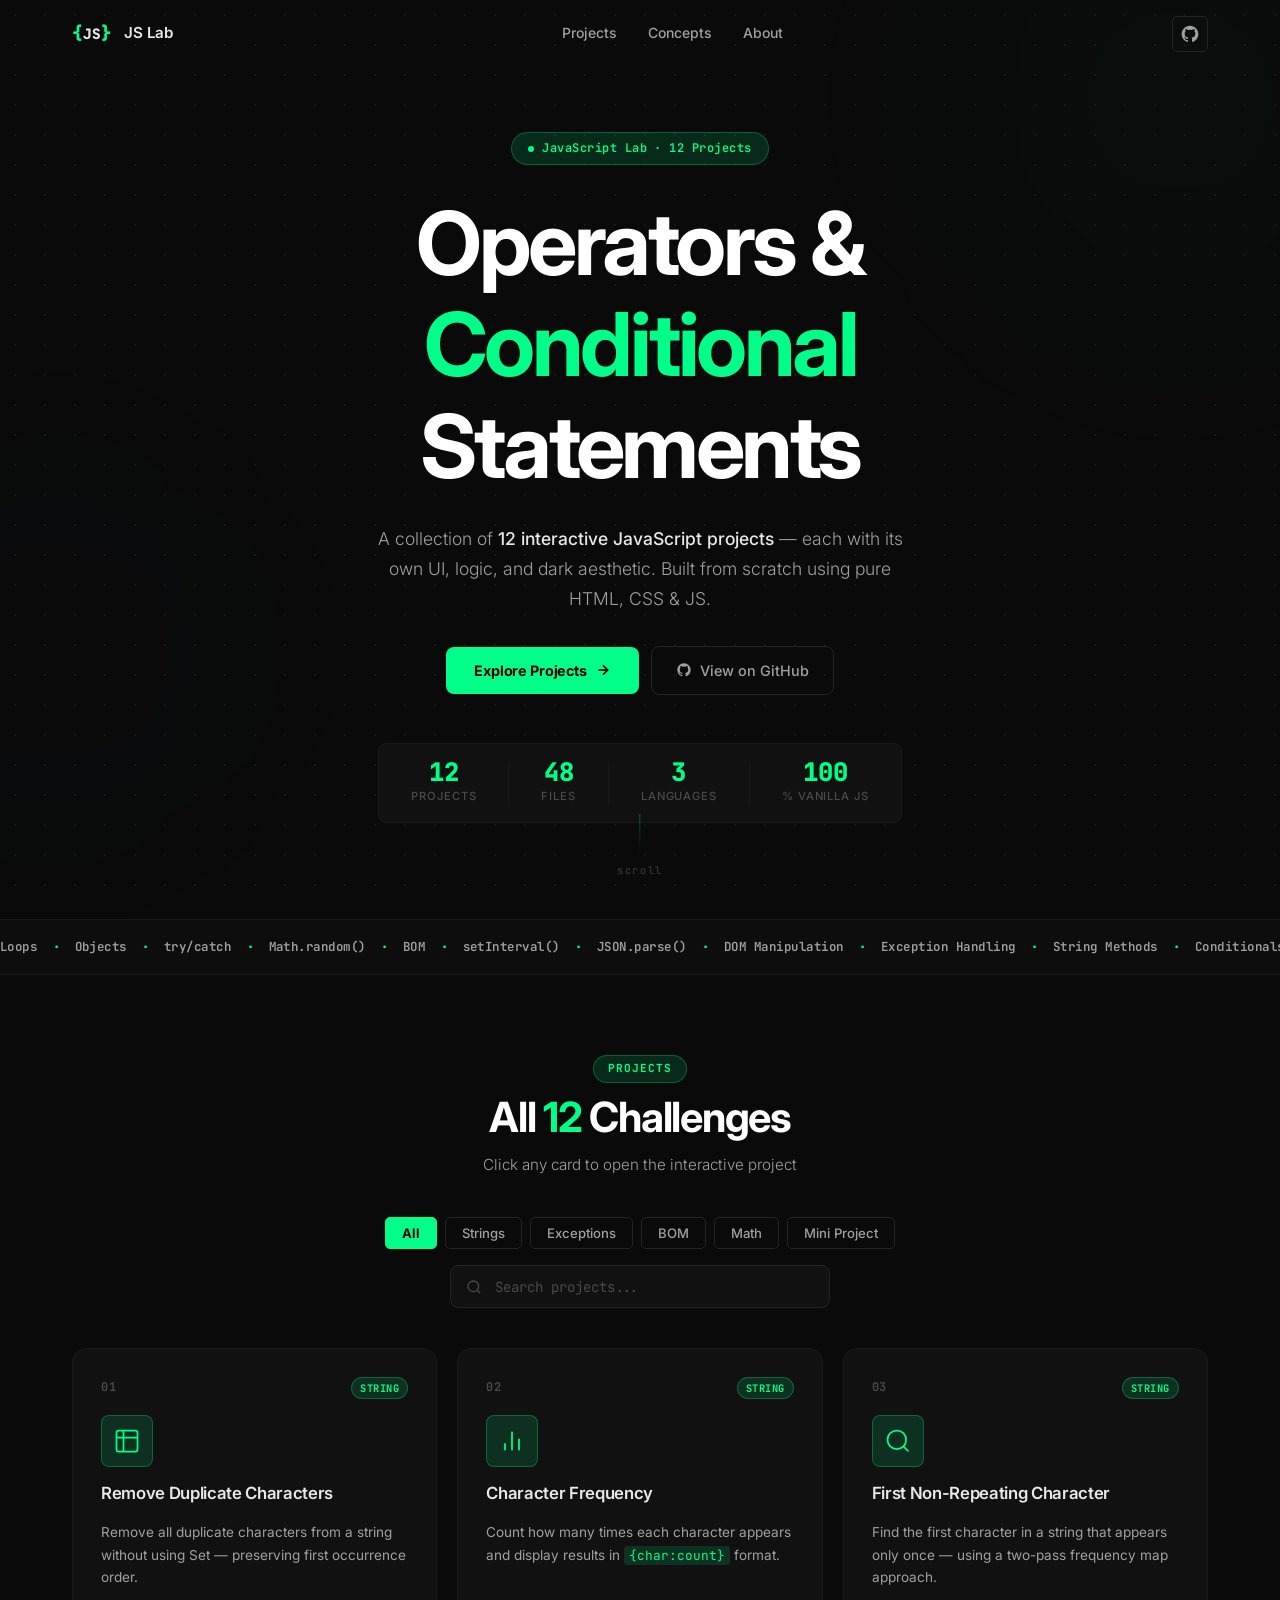
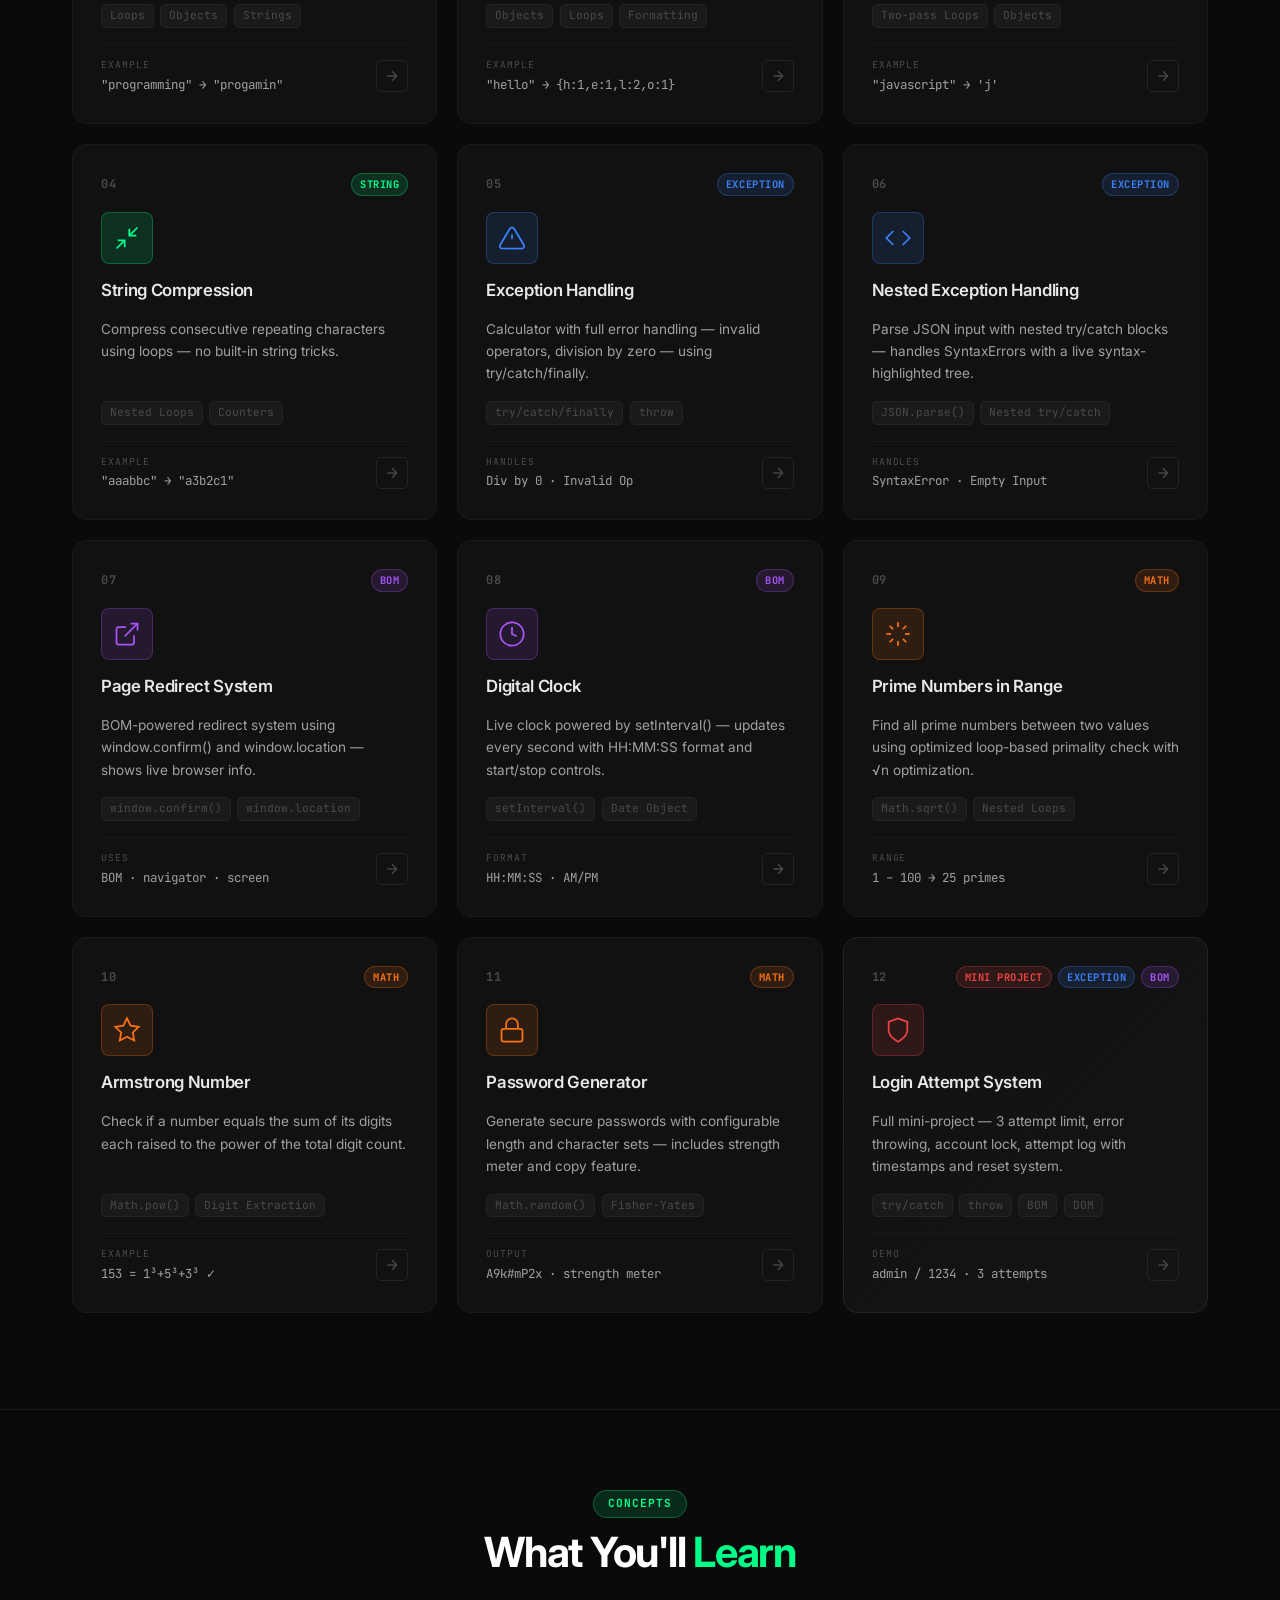
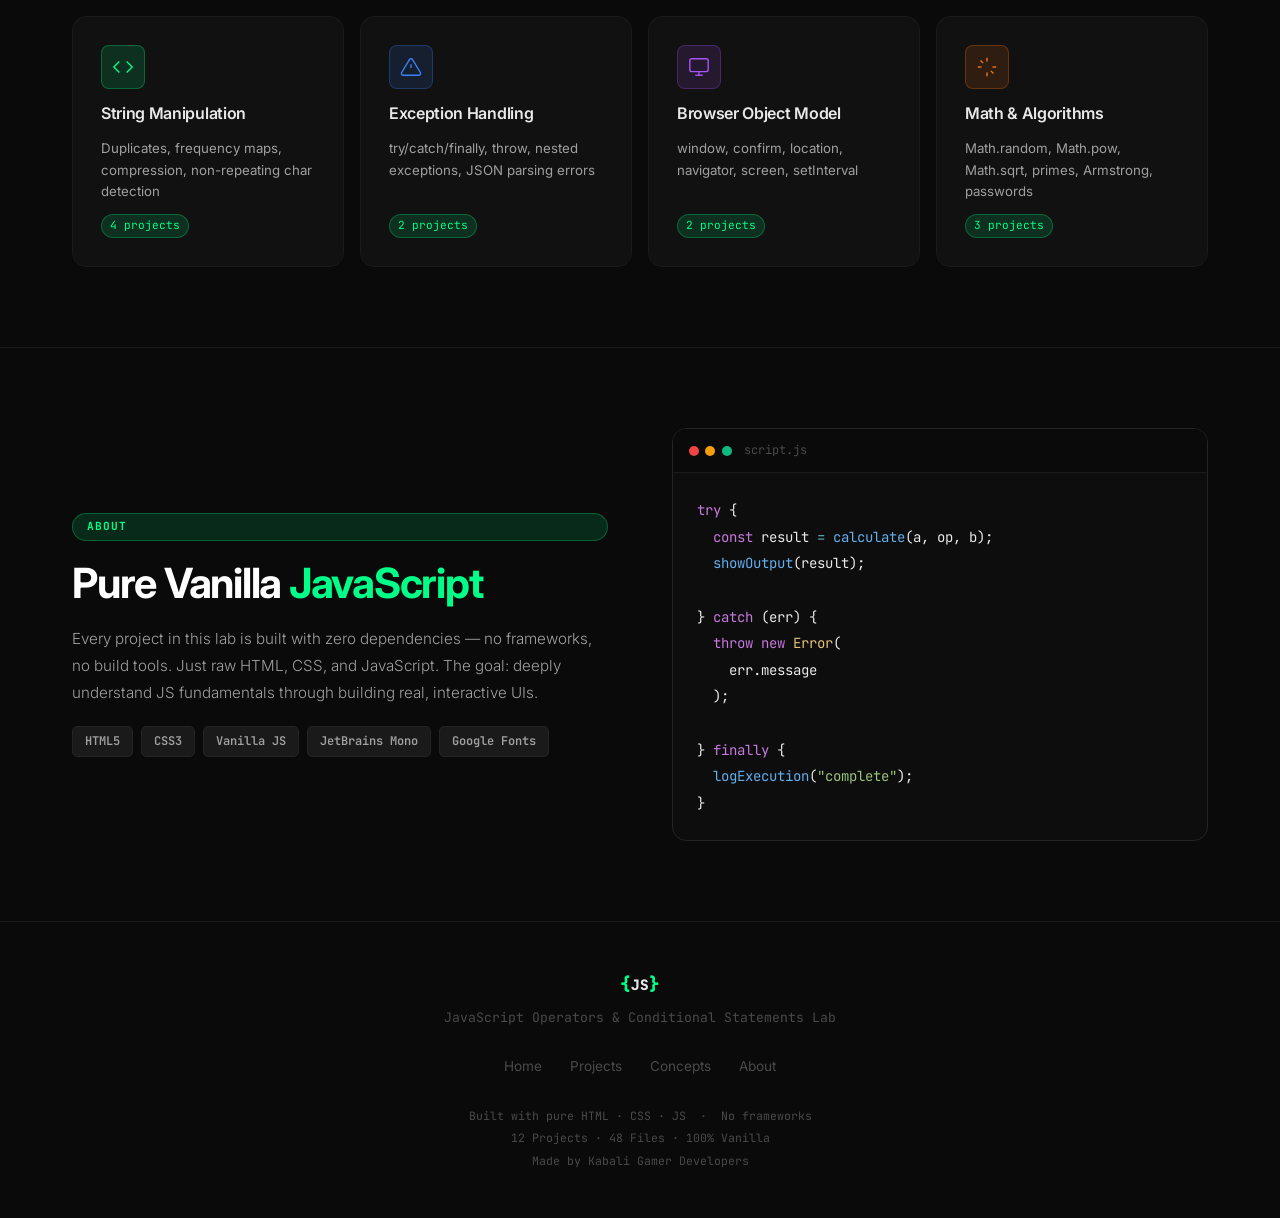
<file: index.html>
<!DOCTYPE html>
<html lang="en">
<head>
  <meta charset="UTF-8" />
  <meta name="viewport" content="width=device-width, initial-scale=1.0"/>
  <title>JS Lab — Operators & Conditional Statements</title>
  <link rel="stylesheet" href="style.css" />
  <link
    href="https://fonts.googleapis.com/css2?family=JetBrains+Mono:wght@400;500;700;800&family=Inter:wght@300;400;500;600;700&display=swap"
    rel="stylesheet"
  />
</head>
<body>

  <!-- Background Layers -->
  <div class="bg-base"></div>
  <div class="bg-pattern"></div>
  <div class="bg-glow bg-glow--1"></div>
  <div class="bg-glow bg-glow--2"></div>

  <!-- Navbar -->
  <nav class="navbar" id="navbar">
    <div class="nav-inner">

      <div class="nav-brand">
        <div class="nav-logo">
          <span class="logo-bracket">{</span>
          <span class="logo-text">JS</span>
          <span class="logo-bracket">}</span>
        </div>
        <span class="nav-title">JS Lab</span>
      </div>

      <div class="nav-links">
        <a href="#projects" class="nav-link">Projects</a>
        <a href="#concepts" class="nav-link">Concepts</a>
        <a href="#about" class="nav-link">About</a>
      </div>

      <div class="nav-actions">
        <a
          href="https://github.com/shyamraoshiva778-afk"
          target="_blank"
          class="nav-github"
          aria-label="GitHub"
        >
          <svg width="20" height="20" viewBox="0 0 24 24" fill="currentColor">
            <path d="M12 2C6.477 2 2 6.477 2 12c0 4.418 2.865 8.166 6.839
            9.489.5.092.682-.217.682-.482
            0-.237-.009-.866-.013-1.7-2.782.603-3.369-1.342-3.369-1.342-.454-1.155-1.11-1.462-1.11-1.462-.908-.62.069-.608.069-.608
            1.003.07 1.531 1.03 1.531 1.03.892 1.529 2.341 1.087
            2.91.832.092-.647.35-1.088.636-1.338-2.22-.253-4.555-1.11-4.555-4.943
            0-1.091.39-1.984 1.029-2.683-.103-.253-.446-1.27.098-2.647 0
            0 .84-.269 2.75 1.025A9.578 9.578 0 0112 6.836a9.59 9.59 0
            012.504.337c1.909-1.294 2.747-1.025
            2.747-1.025.546 1.377.202 2.394.1 2.647.64.699
            1.028 1.592 1.028 2.683 0 3.842-2.339 4.687-4.566
            4.935.359.309.678.919.678 1.852 0 1.336-.012
            2.415-.012 2.743 0 .267.18.578.688.48C19.138
            20.163 22 16.418 22 12c0-5.523-4.477-10-10-10z"/>
          </svg>
        </a>
      </div>

    </div>
  </nav>

  <!-- Hero Section -->
  <section class="hero" id="hero">
    <div class="hero-inner">

      <div class="hero-badge" data-aos="fade-down">
        <span class="badge-dot"></span>
        <span>JavaScript Lab · 12 Projects</span>
      </div>

      <h1 class="hero-title" data-aos="fade-up" data-aos-delay="100">
        <span class="title-line">Operators &amp;</span>
        <span class="title-line accent-line">Conditional</span>
        <span class="title-line">Statements</span>
      </h1>

      <p class="hero-subtitle" data-aos="fade-up" data-aos-delay="200">
        A collection of <strong>12 interactive JavaScript projects</strong> —
        each with its own UI, logic, and dark aesthetic. Built from scratch
        using pure HTML, CSS &amp; JS.
      </p>

      <div class="hero-cta" data-aos="fade-up" data-aos-delay="300">
        <a href="#projects" class="btn-primary">
          <span>Explore Projects</span>
          <svg width="16" height="16" viewBox="0 0 24 24" fill="none"
            stroke="currentColor" stroke-width="2.5">
            <line x1="5" y1="12" x2="19" y2="12"/>
            <polyline points="12,5 19,12 12,19"/>
          </svg>
        </a>
        <a
          href="https://github.com/shyamraoshiva778-afk"
          target="_blank"
          class="btn-secondary"
        >
          <svg width="16" height="16" viewBox="0 0 24 24" fill="currentColor">
            <path d="M12 2C6.477 2 2 6.477 2 12c0 4.418 2.865
            8.166 6.839 9.489.5.092.682-.217.682-.482
            0-.237-.009-.866-.013-1.7-2.782.603-3.369-1.342-3.369-1.342-.454-1.155-1.11-1.462-1.11-1.462-.908-.62.069-.608.069-.608
            1.003.07 1.531 1.03 1.531 1.03.892 1.529 2.341 1.087
            2.91.832.092-.647.35-1.088.636-1.338-2.22-.253-4.555-1.11-4.555-4.943
            0-1.091.39-1.984 1.029-2.683-.103-.253-.446-1.27.098-2.647 0
            0 .84-.269 2.75 1.025A9.578 9.578 0 0112 6.836a9.59 9.59 0
            012.504.337c1.909-1.294 2.747-1.025
            2.747-1.025.546 1.377.202 2.394.1 2.647.64.699
            1.028 1.592 1.028 2.683 0 3.842-2.339 4.687-4.566
            4.935.359.309.678.919.678 1.852 0 1.336-.012
            2.415-.012 2.743 0 .267.18.578.688.48C19.138
            20.163 22 16.418 22 12c0-5.523-4.477-10-10-10z"/>
          </svg>
          <span>View on GitHub</span>
        </a>
      </div>

      <div class="hero-stats" data-aos="fade-up" data-aos-delay="400">
        <div class="stat">
          <span class="stat-num" data-target="12">0</span>
          <span class="stat-lbl">Projects</span>
        </div>
        <div class="stat-divider"></div>
        <div class="stat">
          <span class="stat-num" data-target="48">0</span>
          <span class="stat-lbl">Files</span>
        </div>
        <div class="stat-divider"></div>
        <div class="stat">
          <span class="stat-num" data-target="3">0</span>
          <span class="stat-lbl">Languages</span>
        </div>
        <div class="stat-divider"></div>
        <div class="stat">
          <span class="stat-num" data-target="100">0</span>
          <span class="stat-lbl">% Vanilla JS</span>
        </div>
      </div>

    </div>

    <div class="scroll-indicator">
      <div class="scroll-line"></div>
      <span class="scroll-text">scroll</span>
    </div>
  </section>

  <!-- Concepts Ticker -->
  <div class="ticker-wrap">
    <div class="ticker-track" id="tickerTrack">
      <span class="tick-item">Loops</span>
      <span class="tick-sep">·</span>
      <span class="tick-item">Objects</span>
      <span class="tick-sep">·</span>
      <span class="tick-item">try/catch</span>
      <span class="tick-sep">·</span>
      <span class="tick-item">Math.random()</span>
      <span class="tick-sep">·</span>
      <span class="tick-item">BOM</span>
      <span class="tick-sep">·</span>
      <span class="tick-item">setInterval()</span>
      <span class="tick-sep">·</span>
      <span class="tick-item">JSON.parse()</span>
      <span class="tick-sep">·</span>
      <span class="tick-item">DOM Manipulation</span>
      <span class="tick-sep">·</span>
      <span class="tick-item">Exception Handling</span>
      <span class="tick-sep">·</span>
      <span class="tick-item">String Methods</span>
      <span class="tick-sep">·</span>
      <span class="tick-item">Conditionals</span>
      <span class="tick-sep">·</span>
      <span class="tick-item">Math.pow()</span>
      <span class="tick-sep">·</span>

      <span class="tick-item">Loops</span>
      <span class="tick-sep">·</span>
      <span class="tick-item">Objects</span>
      <span class="tick-sep">·</span>
      <span class="tick-item">try/catch</span>
      <span class="tick-sep">·</span>
      <span class="tick-item">Math.random()</span>
      <span class="tick-sep">·</span>
      <span class="tick-item">BOM</span>
      <span class="tick-sep">·</span>
      <span class="tick-item">setInterval()</span>
      <span class="tick-sep">·</span>
      <span class="tick-item">JSON.parse()</span>
      <span class="tick-sep">·</span>
      <span class="tick-item">DOM Manipulation</span>
      <span class="tick-sep">·</span>
      <span class="tick-item">Exception Handling</span>
      <span class="tick-sep">·</span>
      <span class="tick-item">String Methods</span>
      <span class="tick-sep">·</span>
      <span class="tick-item">Conditionals</span>
      <span class="tick-sep">·</span>
      <span class="tick-item">Math.pow()</span>
      <span class="tick-sep">·</span>
    </div>
  </div>

  <!-- Filter Section -->
  <section class="filter-section" id="projects">
    <div class="section-inner">

      <div class="section-header" data-aos="fade-up">
        <div class="section-badge">Projects</div>
        <h2 class="section-title">
          All <span class="accent">12</span> Challenges
        </h2>
        <p class="section-sub">
          Click any card to open the interactive project
        </p>
      </div>

      <div class="filter-bar" data-aos="fade-up" data-aos-delay="100">
        <button class="filter-btn active" data-filter="all">All</button>
        <button class="filter-btn" data-filter="string">Strings</button>
        <button class="filter-btn" data-filter="exception">Exceptions</button>
        <button class="filter-btn" data-filter="bom">BOM</button>
        <button class="filter-btn" data-filter="math">Math</button>
        <button class="filter-btn" data-filter="mini">Mini Project</button>
      </div>

      <div class="search-wrap" data-aos="fade-up" data-aos-delay="150">
        <svg class="search-icon" width="16" height="16" viewBox="0 0 24 24"
          fill="none" stroke="currentColor" stroke-width="2">
          <circle cx="11" cy="11" r="8"/>
          <line x1="21" y1="21" x2="16.65" y2="16.65"/>
        </svg>
        <input
          type="text"
          id="searchInput"
          class="search-input"
          placeholder="Search projects..."
          oninput="filterProjects()"
        />
      </div>

    </div>
  </section>

  <!-- Cards Section -->
  <section class="cards-section">
    <div class="section-inner">

      <div class="cards-grid" id="cardsGrid">

        <article
          class="project-card"
          data-category="string"
          data-aos="fade-up"
          data-aos-delay="0"
          onclick="openProject('Q1-Remove-Duplicates/index.html')"
        >
          <div class="card-glow"></div>
          <div class="card-top">
            <div class="card-num">01</div>
            <div class="card-tags">
              <span class="tag tag--string">String</span>
            </div>
          </div>
          <div class="card-icon">
            <svg width="28" height="28" viewBox="0 0 24 24" fill="none"
              stroke="currentColor" stroke-width="1.5">
              <path d="M9 3H5a2 2 0 0 0-2 2v4m6-6h10a2 2 0
                0 1 2 2v4M9 3v18m0 0h10a2 2 0 0 0 2-2V9M9
                21H5a2 2 0 0 1-2-2V9m0 0h18"/>
            </svg>
          </div>
          <h3 class="card-title">Remove Duplicate Characters</h3>
          <p class="card-desc">
            Remove all duplicate characters from a string without using Set —
            preserving first occurrence order.
          </p>
          <div class="card-concepts">
            <span class="concept">Loops</span>
            <span class="concept">Objects</span>
            <span class="concept">Strings</span>
          </div>
          <div class="card-footer">
            <span class="card-example">
              <span class="ex-label">example</span>
              "programming" → "progamin"
            </span>
            <div class="card-arrow">
              <svg width="16" height="16" viewBox="0 0 24 24" fill="none"
                stroke="currentColor" stroke-width="2">
                <line x1="5" y1="12" x2="19" y2="12"/>
                <polyline points="12,5 19,12 12,19"/>
              </svg>
            </div>
          </div>
        </article>

        <article
          class="project-card"
          data-category="string"
          data-aos="fade-up"
          data-aos-delay="50"
          onclick="openProject('Q2-Character-Frequency/index.html')"
        >
          <div class="card-glow"></div>
          <div class="card-top">
            <div class="card-num">02</div>
            <div class="card-tags">
              <span class="tag tag--string">String</span>
            </div>
          </div>
          <div class="card-icon">
            <svg width="28" height="28" viewBox="0 0 24 24" fill="none"
              stroke="currentColor" stroke-width="1.5">
              <line x1="18" y1="20" x2="18" y2="10"/>
              <line x1="12" y1="20" x2="12" y2="4"/>
              <line x1="6" y1="20" x2="6" y2="14"/>
            </svg>
          </div>
          <h3 class="card-title">Character Frequency</h3>
          <p class="card-desc">
            Count how many times each character appears and display
            results in <code>{char:count}</code> format.
          </p>
          <div class="card-concepts">
            <span class="concept">Objects</span>
            <span class="concept">Loops</span>
            <span class="concept">Formatting</span>
          </div>
          <div class="card-footer">
            <span class="card-example">
              <span class="ex-label">example</span>
              "hello" → {h:1,e:1,l:2,o:1}
            </span>
            <div class="card-arrow">
              <svg width="16" height="16" viewBox="0 0 24 24" fill="none"
                stroke="currentColor" stroke-width="2">
                <line x1="5" y1="12" x2="19" y2="12"/>
                <polyline points="12,5 19,12 12,19"/>
              </svg>
            </div>
          </div>
        </article>

        <article
          class="project-card"
          data-category="string"
          data-aos="fade-up"
          data-aos-delay="100"
          onclick="openProject('Q3-First-Non-Repeating/index.html')"
        >
          <div class="card-glow"></div>
          <div class="card-top">
            <div class="card-num">03</div>
            <div class="card-tags">
              <span class="tag tag--string">String</span>
            </div>
          </div>
          <div class="card-icon">
            <svg width="28" height="28" viewBox="0 0 24 24" fill="none"
              stroke="currentColor" stroke-width="1.5">
              <circle cx="11" cy="11" r="8"/>
              <line x1="21" y1="21" x2="16.65" y2="16.65"/>
            </svg>
          </div>
          <h3 class="card-title">First Non-Repeating Character</h3>
          <p class="card-desc">
            Find the first character in a string that appears only once —
            using a two-pass frequency map approach.
          </p>
          <div class="card-concepts">
            <span class="concept">Two-pass Loops</span>
            <span class="concept">Objects</span>
          </div>
          <div class="card-footer">
            <span class="card-example">
              <span class="ex-label">example</span>
              "javascript" → 'j'
            </span>
            <div class="card-arrow">
              <svg width="16" height="16" viewBox="0 0 24 24" fill="none"
                stroke="currentColor" stroke-width="2">
                <line x1="5" y1="12" x2="19" y2="12"/>
                <polyline points="12,5 19,12 12,19"/>
              </svg>
            </div>
          </div>
        </article>

        <article
          class="project-card"
          data-category="string"
          data-aos="fade-up"
          data-aos-delay="150"
          onclick="openProject('Q4-String-Compression/index.html')"
        >
          <div class="card-glow"></div>
          <div class="card-top">
            <div class="card-num">04</div>
            <div class="card-tags">
              <span class="tag tag--string">String</span>
            </div>
          </div>
          <div class="card-icon">
            <svg width="28" height="28" viewBox="0 0 24 24" fill="none"
              stroke="currentColor" stroke-width="1.5">
              <polyline points="4,14 10,14 10,20"/>
              <polyline points="20,10 14,10 14,4"/>
              <line x1="14" y1="10" x2="21" y2="3"/>
              <line x1="3" y1="21" x2="10" y2="14"/>
            </svg>
          </div>
          <h3 class="card-title">String Compression</h3>
          <p class="card-desc">
            Compress consecutive repeating characters using loops —
            no built-in string tricks.
          </p>
          <div class="card-concepts">
            <span class="concept">Nested Loops</span>
            <span class="concept">Counters</span>
          </div>
          <div class="card-footer">
            <span class="card-example">
              <span class="ex-label">example</span>
              "aaabbc" → "a3b2c1"
            </span>
            <div class="card-arrow">
              <svg width="16" height="16" viewBox="0 0 24 24" fill="none"
                stroke="currentColor" stroke-width="2">
                <line x1="5" y1="12" x2="19" y2="12"/>
                <polyline points="12,5 19,12 12,19"/>
              </svg>
            </div>
          </div>
        </article>

        <article
          class="project-card"
          data-category="exception"
          data-aos="fade-up"
          data-aos-delay="200"
          onclick="openProject('Q5-Exception-Handling/index.html')"
        >
          <div class="card-glow card-glow--blue"></div>
          <div class="card-top">
            <div class="card-num">05</div>
            <div class="card-tags">
              <span class="tag tag--exception">Exception</span>
            </div>
          </div>
          <div class="card-icon card-icon--blue">
            <svg width="28" height="28" viewBox="0 0 24 24" fill="none"
              stroke="currentColor" stroke-width="1.5">
              <path d="M10.29 3.86L1.82 18a2 2 0 0 0 1.71
                3h16.94a2 2 0 0 0 1.71-3L13.71 3.86a2 2 0
                0 0-3.42 0z"/>
              <line x1="12" y1="9" x2="12" y2="13"/>
              <line x1="12" y1="17" x2="12.01" y2="17"/>
            </svg>
          </div>
          <h3 class="card-title">Exception Handling</h3>
          <p class="card-desc">
            Calculator with full error handling — invalid operators,
            division by zero — using try/catch/finally.
          </p>
          <div class="card-concepts">
            <span class="concept">try/catch/finally</span>
            <span class="concept">throw</span>
          </div>
          <div class="card-footer">
            <span class="card-example">
              <span class="ex-label">handles</span>
              Div by 0 · Invalid Op
            </span>
            <div class="card-arrow">
              <svg width="16" height="16" viewBox="0 0 24 24" fill="none"
                stroke="currentColor" stroke-width="2">
                <line x1="5" y1="12" x2="19" y2="12"/>
                <polyline points="12,5 19,12 12,19"/>
              </svg>
            </div>
          </div>
        </article>

        <article
          class="project-card"
          data-category="exception"
          data-aos="fade-up"
          data-aos-delay="250"
          onclick="openProject('Q6-Nested-Exception/index.html')"
        >
          <div class="card-glow card-glow--blue"></div>
          <div class="card-top">
            <div class="card-num">06</div>
            <div class="card-tags">
              <span class="tag tag--exception">Exception</span>
            </div>
          </div>
          <div class="card-icon card-icon--blue">
            <svg width="28" height="28" viewBox="0 0 24 24" fill="none"
              stroke="currentColor" stroke-width="1.5">
              <polyline points="16,18 22,12 16,6"/>
              <polyline points="8,6 2,12 8,18"/>
            </svg>
          </div>
          <h3 class="card-title">Nested Exception Handling</h3>
          <p class="card-desc">
            Parse JSON input with nested try/catch blocks —
            handles SyntaxErrors with a live syntax-highlighted tree.
          </p>
          <div class="card-concepts">
            <span class="concept">JSON.parse()</span>
            <span class="concept">Nested try/catch</span>
          </div>
          <div class="card-footer">
            <span class="card-example">
              <span class="ex-label">handles</span>
              SyntaxError · Empty Input
            </span>
            <div class="card-arrow">
              <svg width="16" height="16" viewBox="0 0 24 24" fill="none"
                stroke="currentColor" stroke-width="2">
                <line x1="5" y1="12" x2="19" y2="12"/>
                <polyline points="12,5 19,12 12,19"/>
              </svg>
            </div>
          </div>
        </article>

        <article
          class="project-card"
          data-category="bom"
          data-aos="fade-up"
          data-aos-delay="300"
          onclick="openProject('Q7-Page-Redirect/index.html')"
        >
          <div class="card-glow card-glow--purple"></div>
          <div class="card-top">
            <div class="card-num">07</div>
            <div class="card-tags">
              <span class="tag tag--bom">BOM</span>
            </div>
          </div>
          <div class="card-icon card-icon--purple">
            <svg width="28" height="28" viewBox="0 0 24 24" fill="none"
              stroke="currentColor" stroke-width="1.5">
              <path d="M18 13v6a2 2 0 0 1-2 2H5a2 2 0 0 1-2-2V8a2
                2 0 0 1 2-2h6"/>
              <polyline points="15,3 21,3 21,9"/>
              <line x1="10" y1="14" x2="21" y2="3"/>
            </svg>
          </div>
          <h3 class="card-title">Page Redirect System</h3>
          <p class="card-desc">
            BOM-powered redirect system using window.confirm() and
            window.location — shows live browser info.
          </p>
          <div class="card-concepts">
            <span class="concept">window.confirm()</span>
            <span class="concept">window.location</span>
          </div>
          <div class="card-footer">
            <span class="card-example">
              <span class="ex-label">uses</span>
              BOM · navigator · screen
            </span>
            <div class="card-arrow">
              <svg width="16" height="16" viewBox="0 0 24 24" fill="none"
                stroke="currentColor" stroke-width="2">
                <line x1="5" y1="12" x2="19" y2="12"/>
                <polyline points="12,5 19,12 12,19"/>
              </svg>
            </div>
          </div>
        </article>

        <article
          class="project-card"
          data-category="bom"
          data-aos="fade-up"
          data-aos-delay="350"
          onclick="openProject('Q8-Digital-Clock/index.html')"
        >
          <div class="card-glow card-glow--purple"></div>
          <div class="card-top">
            <div class="card-num">08</div>
            <div class="card-tags">
              <span class="tag tag--bom">BOM</span>
            </div>
          </div>
          <div class="card-icon card-icon--purple">
            <svg width="28" height="28" viewBox="0 0 24 24" fill="none"
              stroke="currentColor" stroke-width="1.5">
              <circle cx="12" cy="12" r="10"/>
              <polyline points="12,6 12,12 16,14"/>
            </svg>
          </div>
          <h3 class="card-title">Digital Clock</h3>
          <p class="card-desc">
            Live clock powered by setInterval() — updates every second
            with HH:MM:SS format and start/stop controls.
          </p>
          <div class="card-concepts">
            <span class="concept">setInterval()</span>
            <span class="concept">Date Object</span>
          </div>
          <div class="card-footer">
            <span class="card-example">
              <span class="ex-label">format</span>
              HH:MM:SS · AM/PM
            </span>
            <div class="card-arrow">
              <svg width="16" height="16" viewBox="0 0 24 24" fill="none"
                stroke="currentColor" stroke-width="2">
                <line x1="5" y1="12" x2="19" y2="12"/>
                <polyline points="12,5 19,12 12,19"/>
              </svg>
            </div>
          </div>
        </article>

        <article
          class="project-card"
          data-category="math"
          data-aos="fade-up"
          data-aos-delay="400"
          onclick="openProject('Q9-Prime-Numbers/index.html')"
        >
          <div class="card-glow card-glow--orange"></div>
          <div class="card-top">
            <div class="card-num">09</div>
            <div class="card-tags">
              <span class="tag tag--math">Math</span>
            </div>
          </div>
          <div class="card-icon card-icon--orange">
            <svg width="28" height="28" viewBox="0 0 24 24" fill="none"
              stroke="currentColor" stroke-width="1.5">
              <line x1="12" y1="2" x2="12" y2="6"/>
              <line x1="12" y1="18" x2="12" y2="22"/>
              <line x1="4.93" y1="4.93" x2="7.76" y2="7.76"/>
              <line x1="16.24" y1="16.24" x2="19.07" y2="19.07"/>
              <line x1="2" y1="12" x2="6" y2="12"/>
              <line x1="18" y1="12" x2="22" y2="12"/>
              <line x1="4.93" y1="19.07" x2="7.76" y2="16.24"/>
              <line x1="16.24" y1="7.76" x2="19.07" y2="4.93"/>
            </svg>
          </div>
          <h3 class="card-title">Prime Numbers in Range</h3>
          <p class="card-desc">
            Find all prime numbers between two values using optimized
            loop-based primality check with √n optimization.
          </p>
          <div class="card-concepts">
            <span class="concept">Math.sqrt()</span>
            <span class="concept">Nested Loops</span>
          </div>
          <div class="card-footer">
            <span class="card-example">
              <span class="ex-label">range</span>
              1 – 100 → 25 primes
            </span>
            <div class="card-arrow">
              <svg width="16" height="16" viewBox="0 0 24 24" fill="none"
                stroke="currentColor" stroke-width="2">
                <line x1="5" y1="12" x2="19" y2="12"/>
                <polyline points="12,5 19,12 12,19"/>
              </svg>
            </div>
          </div>
        </article>

        <article
          class="project-card"
          data-category="math"
          data-aos="fade-up"
          data-aos-delay="450"
          onclick="openProject('Q10-Armstrong-Number/index.html')"
        >
          <div class="card-glow card-glow--orange"></div>
          <div class="card-top">
            <div class="card-num">10</div>
            <div class="card-tags">
              <span class="tag tag--math">Math</span>
            </div>
          </div>
          <div class="card-icon card-icon--orange">
            <svg width="28" height="28" viewBox="0 0 24 24" fill="none"
              stroke="currentColor" stroke-width="1.5">
              <polygon points="12,2 15.09,8.26 22,9.27 17,14.14
                18.18,21.02 12,17.77 5.82,21.02 7,14.14
                2,9.27 8.91,8.26 12,2"/>
            </svg>
          </div>
          <h3 class="card-title">Armstrong Number</h3>
          <p class="card-desc">
            Check if a number equals the sum of its digits each raised
            to the power of the total digit count.
          </p>
          <div class="card-concepts">
            <span class="concept">Math.pow()</span>
            <span class="concept">Digit Extraction</span>
          </div>
          <div class="card-footer">
            <span class="card-example">
              <span class="ex-label">example</span>
              153 = 1³+5³+3³ ✓
            </span>
            <div class="card-arrow">
              <svg width="16" height="16" viewBox="0 0 24 24" fill="none"
                stroke="currentColor" stroke-width="2">
                <line x1="5" y1="12" x2="19" y2="12"/>
                <polyline points="12,5 19,12 12,19"/>
              </svg>
            </div>
          </div>
        </article>

        <article
          class="project-card"
          data-category="math"
          data-aos="fade-up"
          data-aos-delay="500"
          onclick="openProject('Q11-Password-Generator/index.html')"
        >
          <div class="card-glow card-glow--orange"></div>
          <div class="card-top">
            <div class="card-num">11</div>
            <div class="card-tags">
              <span class="tag tag--math">Math</span>
            </div>
          </div>
          <div class="card-icon card-icon--orange">
            <svg width="28" height="28" viewBox="0 0 24 24" fill="none"
              stroke="currentColor" stroke-width="1.5">
              <rect x="3" y="11" width="18" height="11" rx="2" ry="2"/>
              <path d="M7 11V7a5 5 0 0 1 10 0v4"/>
            </svg>
          </div>
          <h3 class="card-title">Password Generator</h3>
          <p class="card-desc">
            Generate secure passwords with configurable length and
            character sets — includes strength meter and copy feature.
          </p>
          <div class="card-concepts">
            <span class="concept">Math.random()</span>
            <span class="concept">Fisher-Yates</span>
          </div>
          <div class="card-footer">
            <span class="card-example">
              <span class="ex-label">output</span>
              A9k#mP2x · strength meter
            </span>
            <div class="card-arrow">
              <svg width="16" height="16" viewBox="0 0 24 24" fill="none"
                stroke="currentColor" stroke-width="2">
                <line x1="5" y1="12" x2="19" y2="12"/>
                <polyline points="12,5 19,12 12,19"/>
              </svg>
            </div>
          </div>
        </article>

        <article
          class="project-card project-card--featured"
          data-category="mini"
          data-aos="fade-up"
          data-aos-delay="550"
          onclick="openProject('Q12-Login-Attempt-System/index.html')"
        >
          <div class="card-glow card-glow--red"></div>
          <div class="card-top">
            <div class="card-num">12</div>
            <div class="card-tags">
              <span class="tag tag--mini">Mini Project</span>
              <span class="tag tag--exception">Exception</span>
              <span class="tag tag--bom">BOM</span>
            </div>
          </div>
          <div class="card-icon card-icon--red">
            <svg width="28" height="28" viewBox="0 0 24 24" fill="none"
              stroke="currentColor" stroke-width="1.5">
              <path d="M12 22s8-4 8-10V5l-8-3-8 3v7c0 6 8 10 8 10z"/>
            </svg>
          </div>
          <h3 class="card-title">Login Attempt System</h3>
          <p class="card-desc">
            Full mini-project — 3 attempt limit, error throwing, account
            lock, attempt log with timestamps and reset system.
          </p>
          <div class="card-concepts">
            <span class="concept">try/catch</span>
            <span class="concept">throw</span>
            <span class="concept">BOM</span>
            <span class="concept">DOM</span>
          </div>
          <div class="card-footer">
            <span class="card-example">
              <span class="ex-label">demo</span>
              admin / 1234 · 3 attempts
            </span>
            <div class="card-arrow">
              <svg width="16" height="16" viewBox="0 0 24 24" fill="none"
                stroke="currentColor" stroke-width="2">
                <line x1="5" y1="12" x2="19" y2="12"/>
                <polyline points="12,5 19,12 12,19"/>
              </svg>
            </div>
          </div>
        </article>

      </div>

      <div class="no-results" id="noResults" style="display:none;">
        <span class="no-results-icon">⌀</span>
        <p>No projects match your search.</p>
      </div>

    </div>
  </section>

  <!-- Concepts Section -->
  <section class="concepts-section" id="concepts">
    <div class="section-inner">

      <div class="section-header" data-aos="fade-up">
        <div class="section-badge">Concepts</div>
        <h2 class="section-title">
          What You'll <span class="accent">Learn</span>
        </h2>
      </div>

      <div class="concepts-grid" data-aos="fade-up" data-aos-delay="100">

        <div class="concept-card">
          <div class="concept-icon">
            <svg width="22" height="22" viewBox="0 0 24 24" fill="none"
              stroke="currentColor" stroke-width="1.5">
              <polyline points="16,18 22,12 16,6"/>
              <polyline points="8,6 2,12 8,18"/>
            </svg>
          </div>
          <h4 class="concept-title">String Manipulation</h4>
          <p class="concept-desc">
            Duplicates, frequency maps, compression, non-repeating char detection
          </p>
          <span class="concept-count">4 projects</span>
        </div>

        <div class="concept-card">
          <div class="concept-icon concept-icon--blue">
            <svg width="22" height="22" viewBox="0 0 24 24" fill="none"
              stroke="currentColor" stroke-width="1.5">
              <path d="M10.29 3.86L1.82 18a2 2 0 0 0 1.71
                3h16.94a2 2 0 0 0 1.71-3L13.71 3.86a2 2 0
                0 0-3.42 0z"/>
              <line x1="12" y1="9" x2="12" y2="13"/>
              <line x1="12" y1="17" x2="12.01" y2="17"/>
            </svg>
          </div>
          <h4 class="concept-title">Exception Handling</h4>
          <p class="concept-desc">
            try/catch/finally, throw, nested exceptions, JSON parsing errors
          </p>
          <span class="concept-count">2 projects</span>
        </div>

        <div class="concept-card">
          <div class="concept-icon concept-icon--purple">
            <svg width="22" height="22" viewBox="0 0 24 24" fill="none"
              stroke="currentColor" stroke-width="1.5">
              <rect x="2" y="3" width="20" height="14" rx="2" ry="2"/>
              <line x1="8" y1="21" x2="16" y2="21"/>
              <line x1="12" y1="17" x2="12" y2="21"/>
            </svg>
          </div>
          <h4 class="concept-title">Browser Object Model</h4>
          <p class="concept-desc">
            window, confirm, location, navigator, screen, setInterval
          </p>
          <span class="concept-count">2 projects</span>
        </div>

        <div class="concept-card">
          <div class="concept-icon concept-icon--orange">
            <svg width="22" height="22" viewBox="0 0 24 24" fill="none"
              stroke="currentColor" stroke-width="1.5">
              <line x1="12" y1="2" x2="12" y2="6"/>
              <line x1="12" y1="18" x2="12" y2="22"/>
              <line x1="4.93" y1="4.93" x2="7.76" y2="7.76"/>
              <line x1="16.24" y1="16.24" x2="19.07" y2="19.07"/>
              <line x1="2" y1="12" x2="6" y2="12"/>
              <line x1="18" y1="12" x2="22" y2="12"/>
            </svg>
          </div>
          <h4 class="concept-title">Math &amp; Algorithms</h4>
          <p class="concept-desc">
            Math.random, Math.pow, Math.sqrt, primes, Armstrong, passwords
          </p>
          <span class="concept-count">3 projects</span>
        </div>

      </div>
    </div>
  </section>

  <!-- About Section -->
  <section class="about-section" id="about">
    <div class="section-inner">

      <div class="about-grid">

        <div class="about-left" data-aos="fade-right">
          <div class="section-badge">About</div>
          <h2 class="section-title">
            Pure Vanilla <span class="accent">JavaScript</span>
          </h2>
          <p class="about-desc">
            Every project in this lab is built with zero dependencies —
            no frameworks, no build tools. Just raw HTML, CSS, and JavaScript.
            The goal: deeply understand JS fundamentals through building real,
            interactive UIs.
          </p>
          <div class="tech-pills">
            <span class="pill">HTML5</span>
            <span class="pill">CSS3</span>
            <span class="pill">Vanilla JS</span>
            <span class="pill">JetBrains Mono</span>
            <span class="pill">Google Fonts</span>
          </div>
        </div>

        <div class="about-right" data-aos="fade-left" data-aos-delay="100">
          <div class="code-block">
            <div class="code-header">
              <div class="code-dots">
                <span class="dot-r"></span>
                <span class="dot-y"></span>
                <span class="dot-g"></span>
              </div>
              <span class="code-filename">script.js</span>
            </div>
            <pre class="code-body"><code><span class="c-kw">try</span> {
  <span class="c-kw">const</span> result <span class="c-op">=</span> <span class="c-fn">calculate</span>(a, op, b);
  <span class="c-fn">showOutput</span>(result);

} <span class="c-kw">catch</span> (err) {
  <span class="c-kw">throw new</span> <span class="c-cls">Error</span>(
    err.message
  );

} <span class="c-kw">finally</span> {
  <span class="c-fn">logExecution</span>(<span class="c-str">"complete"</span>);
}</code></pre>
          </div>
        </div>

      </div>
    </div>
  </section>

  <!-- Footer -->
  <footer class="footer">
    <div class="footer-inner">

      <div class="footer-brand">
        <div class="nav-logo">
          <span class="logo-bracket">{</span>
          <span class="logo-text">JS</span>
          <span class="logo-bracket">}</span>
        </div>
        <span class="footer-tagline">
          JavaScript Operators &amp; Conditional Statements Lab
        </span>
      </div>

      <div class="footer-links">
        <a href="#hero" class="footer-link">Home</a>
        <a href="#projects" class="footer-link">Projects</a>
        <a href="#concepts" class="footer-link">Concepts</a>
        <a href="#about" class="footer-link">About</a>
      </div>

      <div class="footer-bottom">
        <span class="footer-copy">
          Built with pure HTML · CSS · JS &nbsp;·&nbsp; No frameworks
        </span>
        <span class="footer-copy">
          12 Projects · 48 Files · 100% Vanilla
        </span>
        <span class="footer-copy">
          Made by Kabali Gamer Developers
        </span>
      </div>

    </div>
  </footer>

  <button class="back-top" id="backTop" onclick="scrollToTop()"
    aria-label="Back to top">
    <svg width="18" height="18" viewBox="0 0 24 24" fill="none"
      stroke="currentColor" stroke-width="2.5">
      <line x1="12" y1="19" x2="12" y2="5"/>
      <polyline points="5,12 12,5 19,12"/>
    </svg>
  </button>

  <script src="script.js"></script>
</body>
</html>
</file>
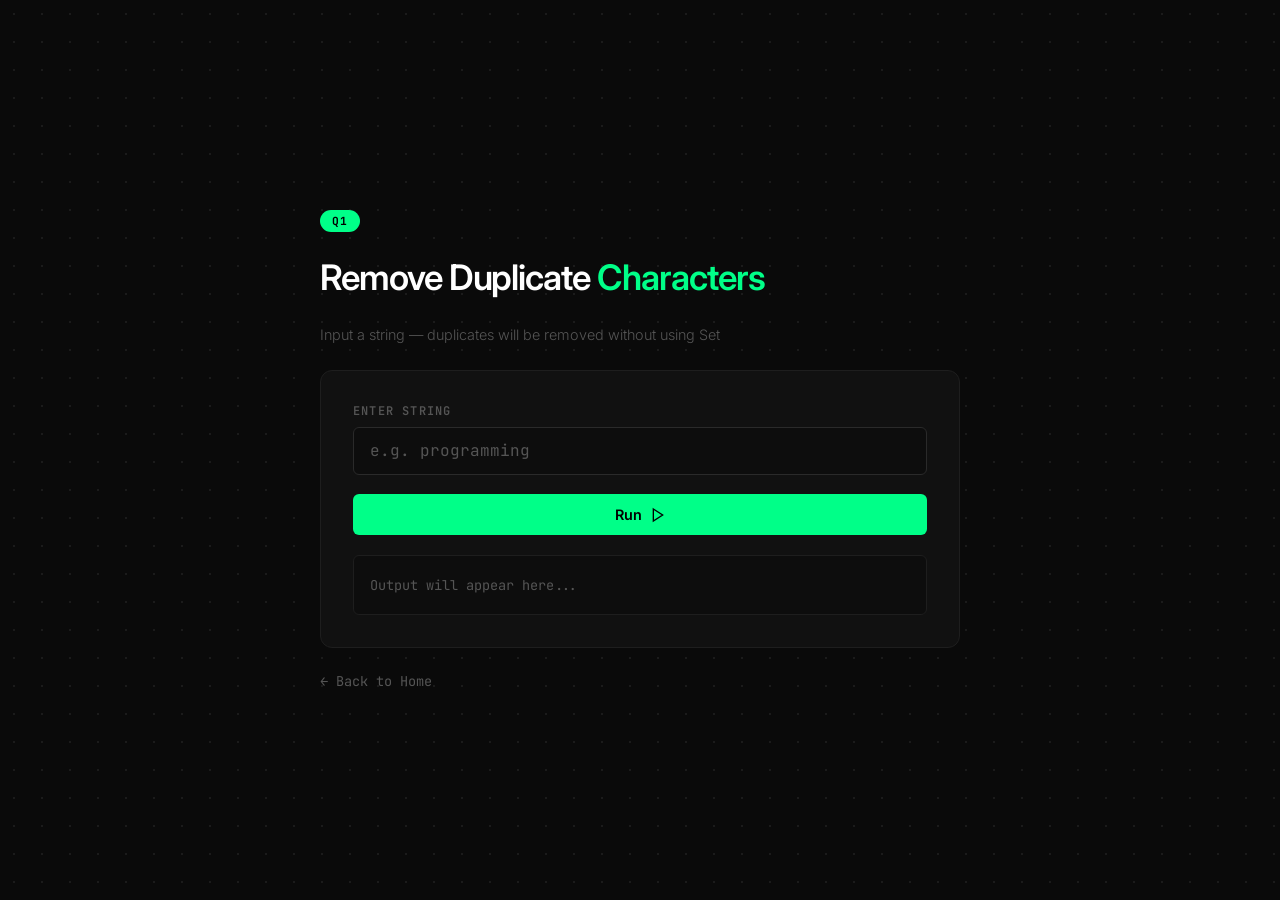
<file: Q1-Remove-Duplicates/index.html>
<!DOCTYPE html>
<html lang="en">
<head>
  <meta charset="UTF-8" />
  <meta name="viewport" content="width=device-width, initial-scale=1.0"/>
  <title>Q1 — Remove Duplicates</title>
  <link rel="stylesheet" href="style.css" />
  <link href="https://fonts.googleapis.com/css2?family=JetBrains+Mono:wght@400;700&family=Inter:wght@300;400;600&display=swap" rel="stylesheet"/>
</head>
<body>
  <div class="bg-pattern"></div>

  <div class="container">
    <div class="badge">Q1</div>
    <h1 class="title">Remove Duplicate <span class="accent">Characters</span></h1>
    <p class="subtitle">Input a string — duplicates will be removed without using Set</p>

    <div class="card">
      <div class="input-group">
        <label class="label">Enter String</label>
        <input
          type="text"
          id="inputStr"
          class="input"
          placeholder="e.g. programming"
          autocomplete="off"
        />
      </div>

      <button class="btn" onclick="removeDuplicates()">
        <span>Run</span>
        <svg width="16" height="16" viewBox="0 0 24 24" fill="none" stroke="currentColor" stroke-width="2"><polygon points="5,3 19,12 5,21"/></svg>
      </button>

      <div class="output-box" id="output">
        <span class="output-placeholder">Output will appear here...</span>
      </div>

      <div class="trace-box" id="trace" style="display:none;"></div>
    </div>

    <a href="../index.html" class="back-link">← Back to Home</a>
  </div>

  <script src="script.js"></script>
</body>
</html>
</file>
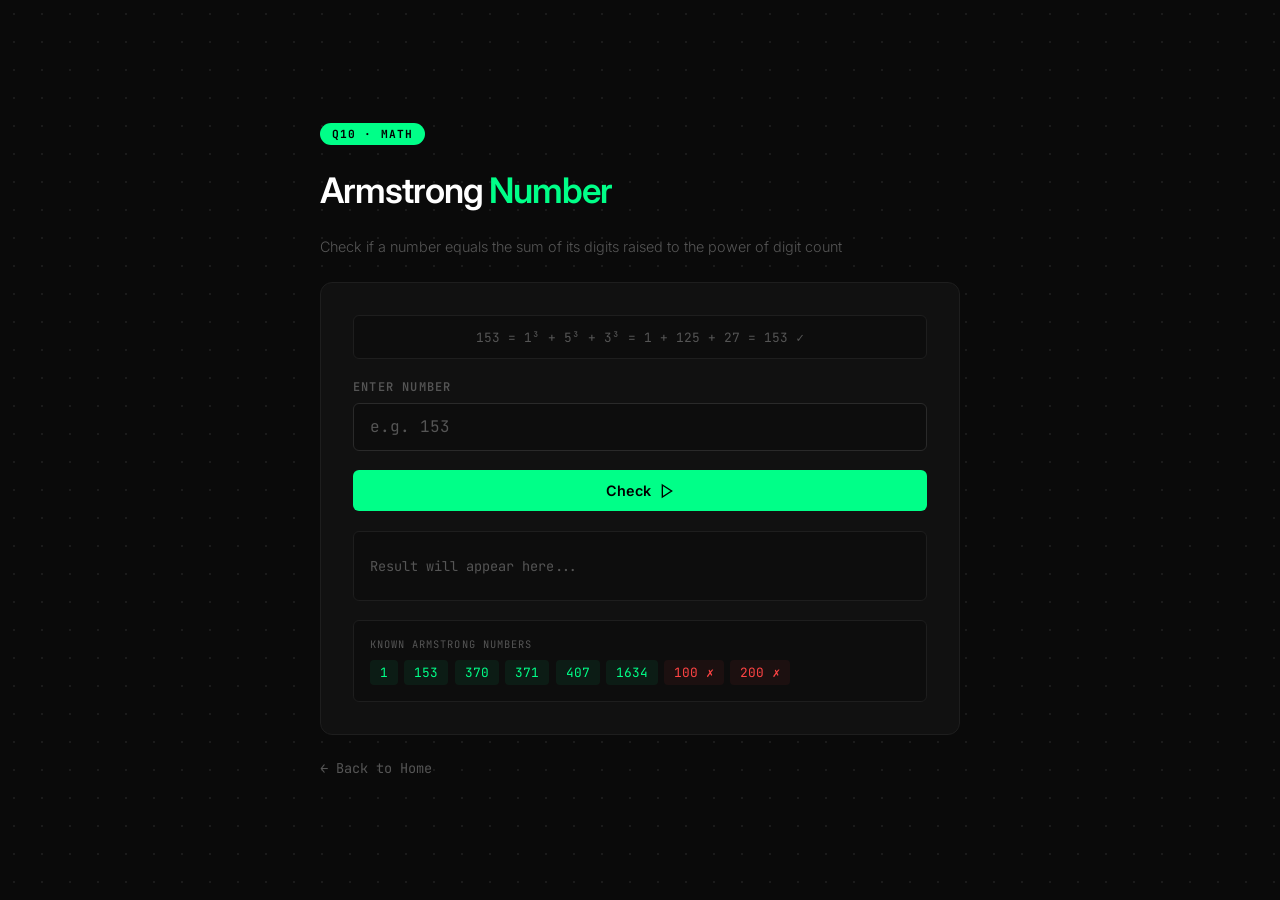
<file: Q10-Armstrong-Number/index.html>
<!DOCTYPE html>
<html lang="en">
<head>
  <meta charset="UTF-8"/>
  <meta name="viewport" content="width=device-width, initial-scale=1.0"/>
  <title>Q10 — Armstrong Number</title>
  <link rel="stylesheet" href="style.css"/>
  <link href="https://fonts.googleapis.com/css2?family=JetBrains+Mono:wght@400;700&family=Inter:wght@300;400;600&display=swap" rel="stylesheet"/>
</head>
<body>
  <div class="bg-pattern"></div>
  <div class="container">
    <div class="badge">Q10 · Math</div>
    <h1 class="title">Armstrong <span class="accent">Number</span></h1>
    <p class="subtitle">Check if a number equals the sum of its digits raised to the power of digit count</p>

    <div class="card">
      <div class="formula-box">
        <span style="color:#555">153 = 1³ + 5³ + 3³ = 1 + 125 + 27 = 153 ✓</span>
      </div>

      <div class="input-group">
        <label class="label">Enter Number</label>
        <input type="number" id="inputNum" class="input" placeholder="e.g. 153" min="0"/>
      </div>

      <button class="btn" onclick="checkArmstrong()">
        <span>Check</span>
        <svg width="16" height="16" viewBox="0 0 24 24" fill="none" stroke="currentColor" stroke-width="2"><polygon points="5,3 19,12 5,21"/></svg>
      </button>

      <div class="output-box" id="output">
        <span class="output-placeholder">Result will appear here...</span>
      </div>

      <div class="breakdown" id="breakdown" style="display:none;"></div>

      <div class="known-box">
        <span class="bom-label">Known Armstrong Numbers</span>
        <div class="known-tags">
          <span class="known-tag" onclick="quickCheck(1)">1</span>
          <span class="known-tag" onclick="quickCheck(153)">153</span>
          <span class="known-tag" onclick="quickCheck(370)">370</span>
          <span class="known-tag" onclick="quickCheck(371)">371</span>
          <span class="known-tag" onclick="quickCheck(407)">407</span>
          <span class="known-tag" onclick="quickCheck(1634)">1634</span>
          <span class="known-tag known-not" onclick="quickCheck(100)">100 ✗</span>
          <span class="known-tag known-not" onclick="quickCheck(200)">200 ✗</span>
        </div>
      </div>
    </div>

    <a href="../index.html" class="back-link">← Back to Home</a>
  </div>
  <script src="script.js"></script>
</body>
</html>
</file>
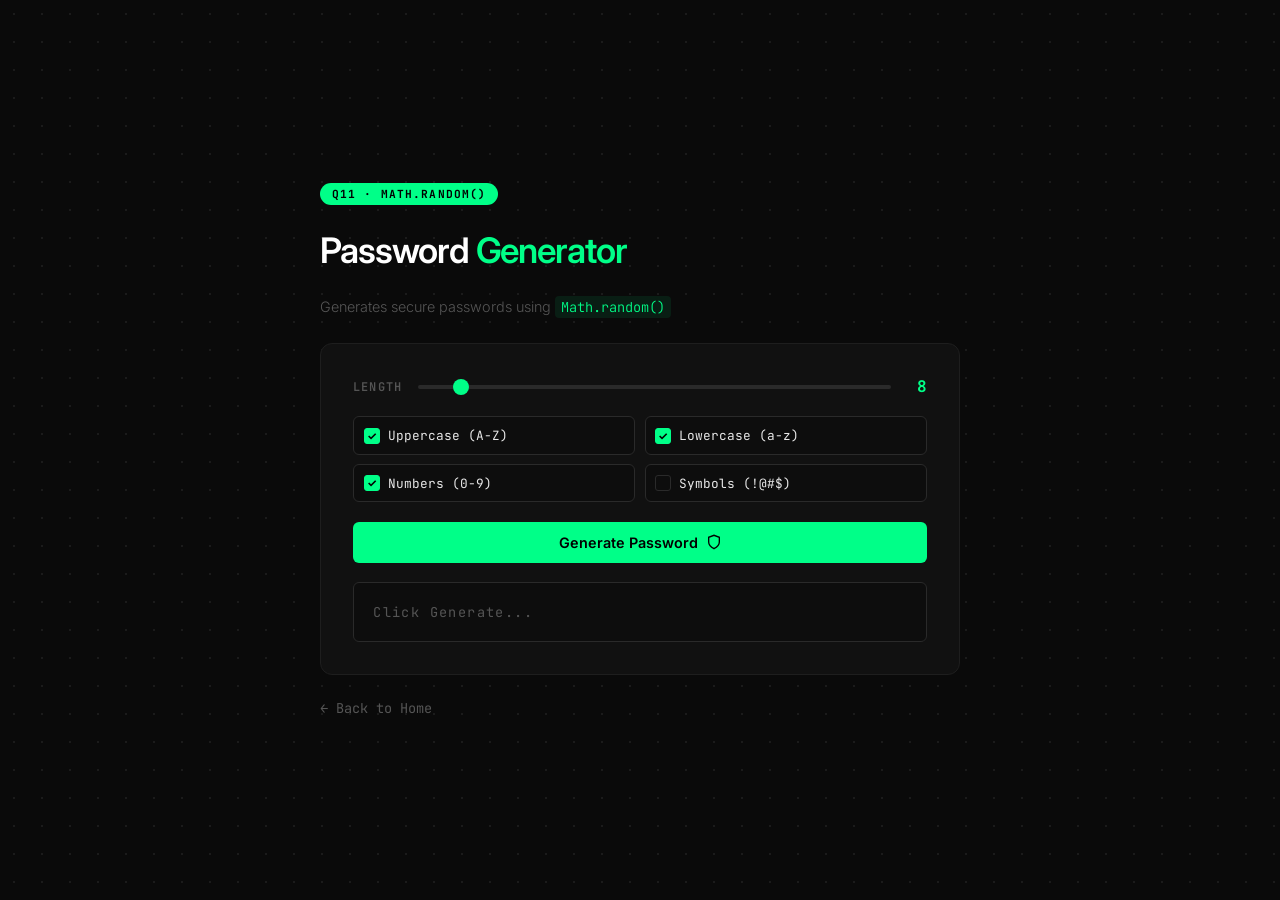
<file: Q11-Password-Generator/index.html>
<!DOCTYPE html>
<html lang="en">
<head>
  <meta charset="UTF-8"/>
  <meta name="viewport" content="width=device-width, initial-scale=1.0"/>
  <title>Q11 — Password Generator</title>
  <link rel="stylesheet" href="style.css"/>
  <link href="https://fonts.googleapis.com/css2?family=JetBrains+Mono:wght@400;700&family=Inter:wght@300;400;600&display=swap" rel="stylesheet"/>
</head>
<body>
  <div class="bg-pattern"></div>
  <div class="container">
    <div class="badge">Q11 · Math.random()</div>
    <h1 class="title">Password <span class="accent">Generator</span></h1>
    <p class="subtitle">Generates secure passwords using <code>Math.random()</code></p>

    <div class="card">
      <div class="options-grid">
        <div class="option-item">
          <label class="label">Length</label>
          <input type="range" id="lengthRange" min="6" max="32" value="8" class="range-input"
            oninput="document.getElementById('lengthVal').textContent = this.value"/>
          <span class="range-val" id="lengthVal">8</span>
        </div>
      </div>

      <div class="checkbox-row">
        <label class="check-item">
          <input type="checkbox" id="chkUpper" checked/>
          <span class="check-box"></span>
          <span class="check-label">Uppercase (A-Z)</span>
        </label>
        <label class="check-item">
          <input type="checkbox" id="chkLower" checked/>
          <span class="check-box"></span>
          <span class="check-label">Lowercase (a-z)</span>
        </label>
        <label class="check-item">
          <input type="checkbox" id="chkNumbers" checked/>
          <span class="check-box"></span>
          <span class="check-label">Numbers (0-9)</span>
        </label>
        <label class="check-item">
          <input type="checkbox" id="chkSymbols"/>
          <span class="check-box"></span>
          <span class="check-label">Symbols (!@#$)</span>
        </label>
      </div>

      <button class="btn" onclick="generatePassword()">
        <span>Generate Password</span>
        <svg width="16" height="16" viewBox="0 0 24 24" fill="none" stroke="currentColor" stroke-width="2"><path d="M12 22s8-4 8-10V5l-8-3-8 3v7c0 6 8 10 8 10z"/></svg>
      </button>

      <div class="pwd-display" id="pwdDisplay">
        <span class="pwd-placeholder">Click Generate...</span>
      </div>

      <div class="strength-container" id="strengthContainer" style="display:none;">
        <div class="strength-label">
          <span class="bom-label">Strength</span>
          <span class="strength-text" id="strengthText"></span>
        </div>
        <div class="strength-bar">
          <div class="strength-fill" id="strengthFill"></div>
        </div>
      </div>

      <button class="btn btn-outline" id="copyBtn" onclick="copyPassword()" style="display:none;">
        Copy to Clipboard
      </button>

      <div class="history-box" id="historyBox" style="display:none;">
        <span class="bom-label">Recent Passwords</span>
        <div class="history-list" id="historyList"></div>
      </div>
    </div>

    <a href="../index.html" class="back-link">← Back to Home</a>
  </div>
  <script src="script.js"></script>
</body>
</html>
</file>
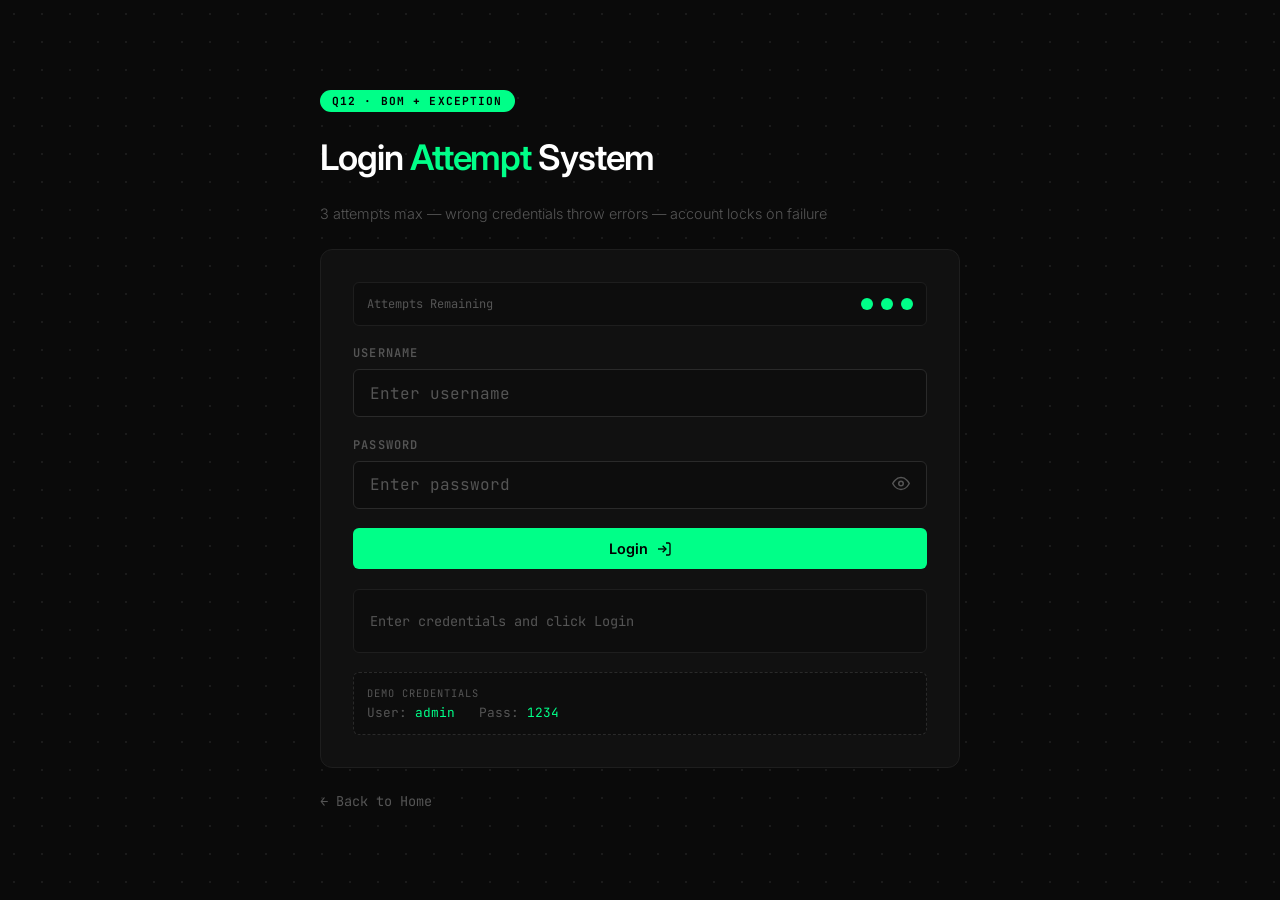
<file: Q12-Login-Attempt-System/index.html>
<!DOCTYPE html>
<html lang="en">
<head>
  <meta charset="UTF-8"/>
  <meta name="viewport" content="width=device-width, initial-scale=1.0"/>
  <title>Q12 — Login Attempt System</title>
  <link rel="stylesheet" href="style.css"/>
  <link href="https://fonts.googleapis.com/css2?family=JetBrains+Mono:wght@400;700&family=Inter:wght@300;400;600&display=swap" rel="stylesheet"/>
</head>
<body>
  <div class="bg-pattern"></div>
  <div class="container">
    <div class="badge">Q12 · BOM + Exception</div>
    <h1 class="title">Login <span class="accent">Attempt</span> System</h1>
    <p class="subtitle">3 attempts max — wrong credentials throw errors — account locks on failure</p>

    <div class="card">
      <div class="attempt-bar">
        <span class="attempt-label">Attempts Remaining</span>
        <div class="attempt-dots" id="attemptDots">
          <span class="dot active" id="dot1"></span>
          <span class="dot active" id="dot2"></span>
          <span class="dot active" id="dot3"></span>
        </div>
      </div>

      <div class="input-group">
        <label class="label">Username</label>
        <input
          type="text"
          id="usernameInput"
          class="input"
          placeholder="Enter username"
          autocomplete="off"
        />
      </div>

      <div class="input-group">
        <label class="label">Password</label>
        <div class="pwd-input-wrap">
          <input
            type="password"
            id="passwordInput"
            class="input"
            placeholder="Enter password"
            autocomplete="off"
          />
          <button class="eye-btn" onclick="togglePwdVis()" id="eyeBtn">
            <svg id="eyeIcon" width="18" height="18" viewBox="0 0 24 24" fill="none" stroke="currentColor" stroke-width="2">
              <path d="M1 12s4-8 11-8 11 8 11 8-4 8-11 8-11-8-11-8z"/>
              <circle cx="12" cy="12" r="3"/>
            </svg>
          </button>
        </div>
      </div>

      <button class="btn" id="loginBtn" onclick="login()">
        <span>Login</span>
        <svg width="16" height="16" viewBox="0 0 24 24" fill="none" stroke="currentColor" stroke-width="2"><path d="M15 3h4a2 2 0 0 1 2 2v14a2 2 0 0 1-2 2h-4"/><polyline points="10,17 15,12 10,7"/><line x1="15" y1="12" x2="3" y2="12"/></svg>
      </button>

      <div class="status-box" id="statusBox">
        <span class="output-placeholder">Enter credentials and click Login</span>
      </div>

      <div class="log-box" id="logBox" style="display:none;">
        <div class="log-header">
          <span class="bom-label">Attempt Log</span>
          <button class="clear-btn" onclick="clearLog()">Clear</button>
        </div>
        <div class="log-entries" id="logEntries"></div>
      </div>

      <div class="hint-box">
        <span class="bom-label">Demo Credentials</span>
        <span style="font-family:var(--font-mono);font-size:0.8rem;color:var(--muted)">
          User: <span style="color:#00ff88">admin</span> &nbsp; Pass: <span style="color:#00ff88">1234</span>
        </span>
      </div>
    </div>

    <a href="../index.html" class="back-link">← Back to Home</a>
  </div>
  <script src="script.js"></script>
</body>
</html>
</file>
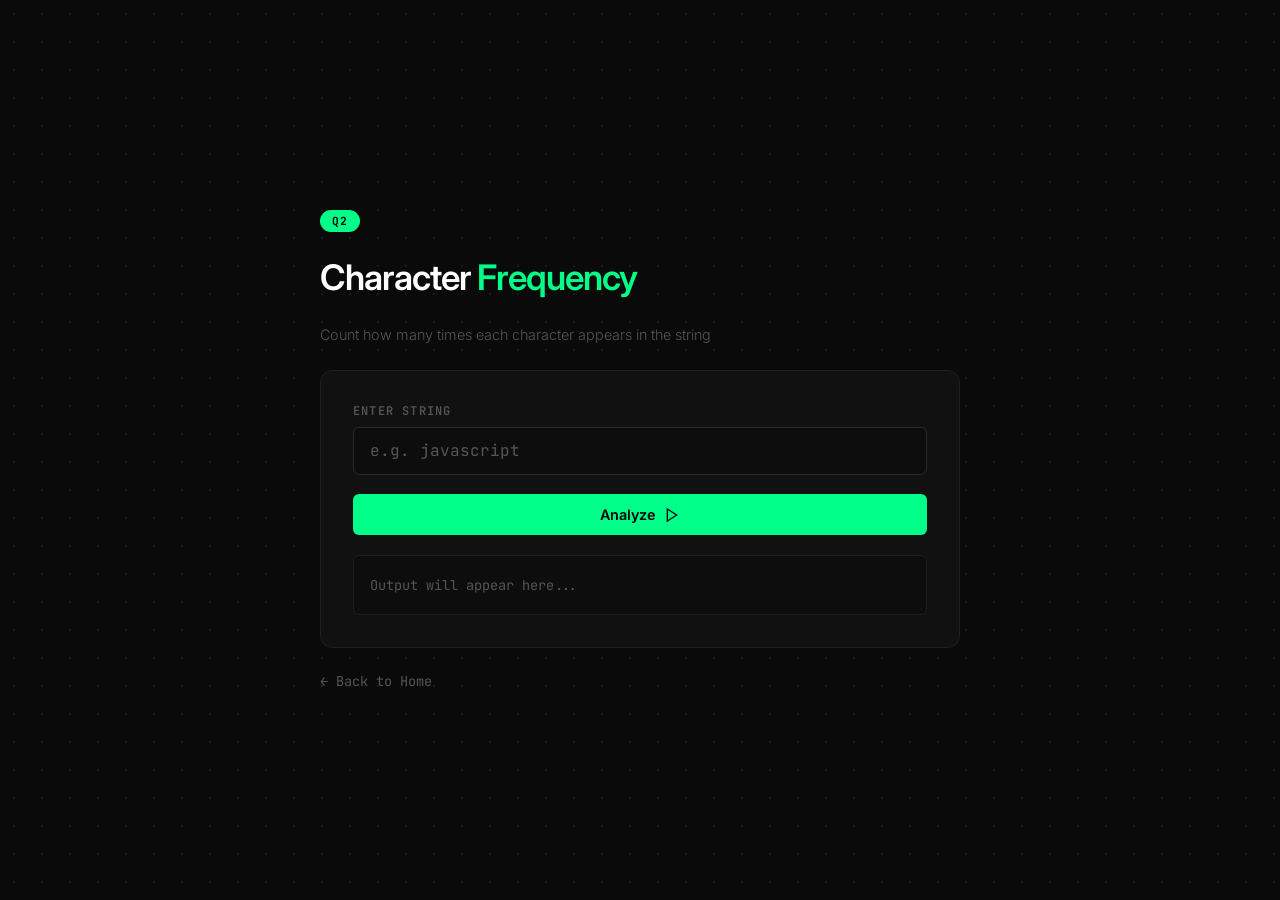
<file: Q2-Character-Frequency/index.html>
<!DOCTYPE html>
<html lang="en">
<head>
  <meta charset="UTF-8"/>
  <meta name="viewport" content="width=device-width, initial-scale=1.0"/>
  <title>Q2 — Character Frequency</title>
  <link rel="stylesheet" href="style.css"/>
  <link href="https://fonts.googleapis.com/css2?family=JetBrains+Mono:wght@400;700&family=Inter:wght@300;400;600&display=swap" rel="stylesheet"/>
</head>
<body>
  <div class="bg-pattern"></div>

  <div class="container">
    <div class="badge">Q2</div>
    <h1 class="title">Character <span class="accent">Frequency</span></h1>
    <p class="subtitle">Count how many times each character appears in the string</p>

    <div class="card">
      <div class="input-group">
        <label class="label">Enter String</label>
        <input
          type="text"
          id="inputStr"
          class="input"
          placeholder="e.g. javascript"
          autocomplete="off"
        />
      </div>

      <button class="btn" onclick="charFrequency()">
        <span>Analyze</span>
        <svg width="16" height="16" viewBox="0 0 24 24" fill="none" stroke="currentColor" stroke-width="2"><polygon points="5,3 19,12 5,21"/></svg>
      </button>

      <div class="output-box" id="output">
        <span class="output-placeholder">Output will appear here...</span>
      </div>

      <div class="freq-grid" id="freqGrid" style="display:none;"></div>
    </div>

    <a href="../index.html" class="back-link">← Back to Home</a>
  </div>

  <script src="script.js"></script>
</body>
</html>
</file>
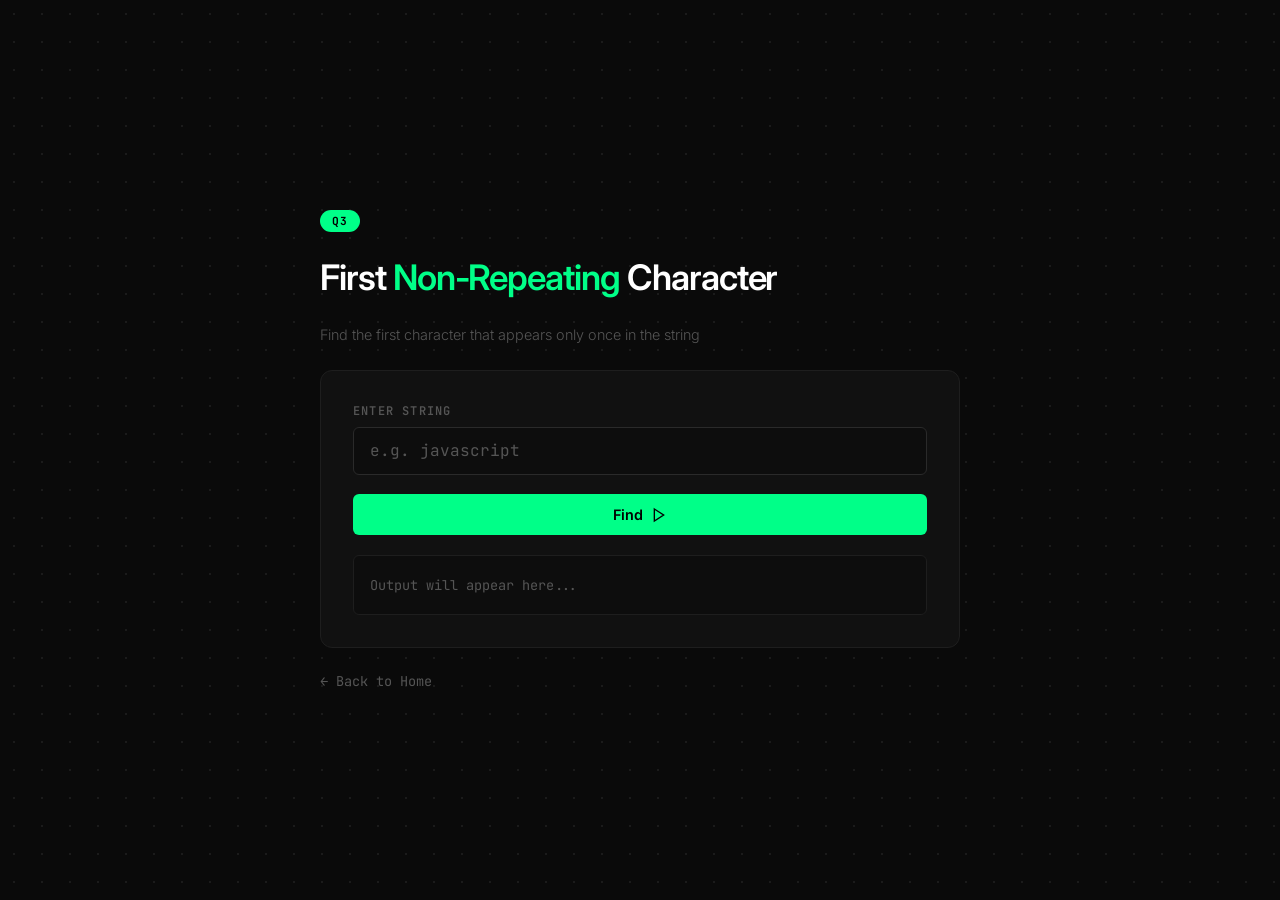
<file: Q3-First-Non-Repeating/index.html>
<!DOCTYPE html>
<html lang="en">
<head>
  <meta charset="UTF-8"/>
  <meta name="viewport" content="width=device-width, initial-scale=1.0"/>
  <title>Q3 — First Non-Repeating Character</title>
  <link rel="stylesheet" href="style.css"/>
  <link href="https://fonts.googleapis.com/css2?family=JetBrains+Mono:wght@400;700&family=Inter:wght@300;400;600&display=swap" rel="stylesheet"/>
</head>
<body>
  <div class="bg-pattern"></div>

  <div class="container">
    <div class="badge">Q3</div>
    <h1 class="title">First <span class="accent">Non-Repeating</span> Character</h1>
    <p class="subtitle">Find the first character that appears only once in the string</p>

    <div class="card">
      <div class="input-group">
        <label class="label">Enter String</label>
        <input
          type="text"
          id="inputStr"
          class="input"
          placeholder="e.g. javascript"
          autocomplete="off"
        />
      </div>

      <button class="btn" onclick="findFirstNonRepeating()">
        <span>Find</span>
        <svg width="16" height="16" viewBox="0 0 24 24" fill="none" stroke="currentColor" stroke-width="2"><polygon points="5,3 19,12 5,21"/></svg>
      </button>

      <div class="output-box" id="output">
        <span class="output-placeholder">Output will appear here...</span>
      </div>

      <div class="char-strip" id="charStrip" style="display:none;"></div>
    </div>

    <a href="../index.html" class="back-link">← Back to Home</a>
  </div>

  <script src="script.js"></script>
</body>
</html>
</file>
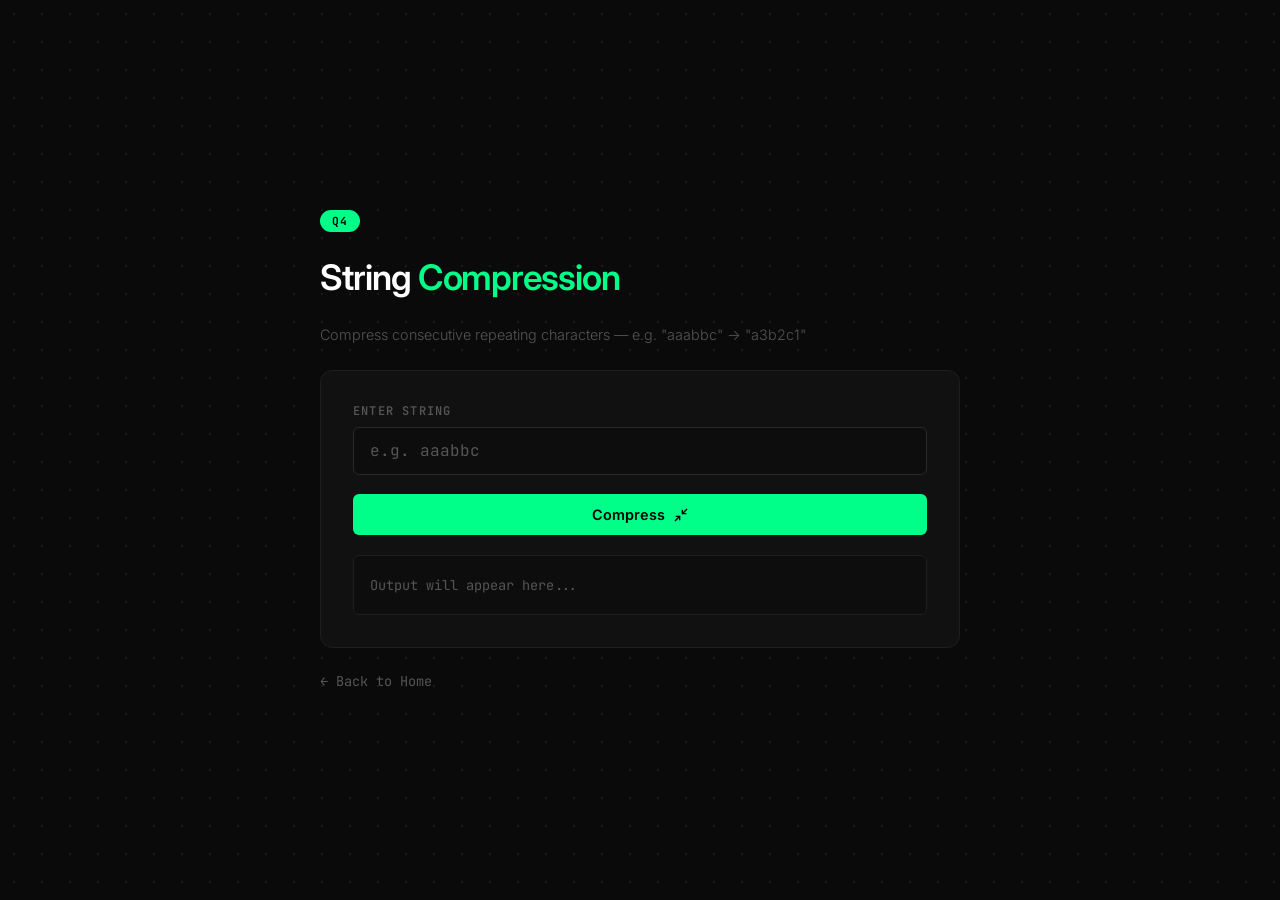
<file: Q4-String-Compression/index.html>
<!DOCTYPE html>
<html lang="en">
<head>
  <meta charset="UTF-8"/>
  <meta name="viewport" content="width=device-width, initial-scale=1.0"/>
  <title>Q4 — String Compression</title>
  <link rel="stylesheet" href="style.css"/>
  <link href="https://fonts.googleapis.com/css2?family=JetBrains+Mono:wght@400;700&family=Inter:wght@300;400;600&display=swap" rel="stylesheet"/>
</head>
<body>
  <div class="bg-pattern"></div>
  <div class="container">
    <div class="badge">Q4</div>
    <h1 class="title">String <span class="accent">Compression</span></h1>
    <p class="subtitle">Compress consecutive repeating characters — e.g. "aaabbc" → "a3b2c1"</p>

    <div class="card">
      <div class="input-group">
        <label class="label">Enter String</label>
        <input type="text" id="inputStr" class="input" placeholder="e.g. aaabbc" autocomplete="off"/>
      </div>

      <button class="btn" onclick="compressString()">
        <span>Compress</span>
        <svg width="16" height="16" viewBox="0 0 24 24" fill="none" stroke="currentColor" stroke-width="2"><polyline points="4,14 10,14 10,20"/><polyline points="20,10 14,10 14,4"/><line x1="14" y1="10" x2="21" y2="3"/><line x1="3" y1="21" x2="10" y2="14"/></svg>
      </button>

      <div class="compare-row" id="compareRow" style="display:none;">
        <div class="compare-item">
          <span class="compare-label">ORIGINAL</span>
          <span class="compare-val" id="origVal"></span>
          <span class="compare-len" id="origLen"></span>
        </div>
        <div class="compare-arrow">→</div>
        <div class="compare-item">
          <span class="compare-label">COMPRESSED</span>
          <span class="compare-val accent" id="compVal"></span>
          <span class="compare-len" id="compLen"></span>
        </div>
      </div>

      <div class="output-box" id="output">
        <span class="output-placeholder">Output will appear here...</span>
      </div>
    </div>

    <a href="../index.html" class="back-link">← Back to Home</a>
  </div>
  <script src="script.js"></script>
</body>
</html>
</file>
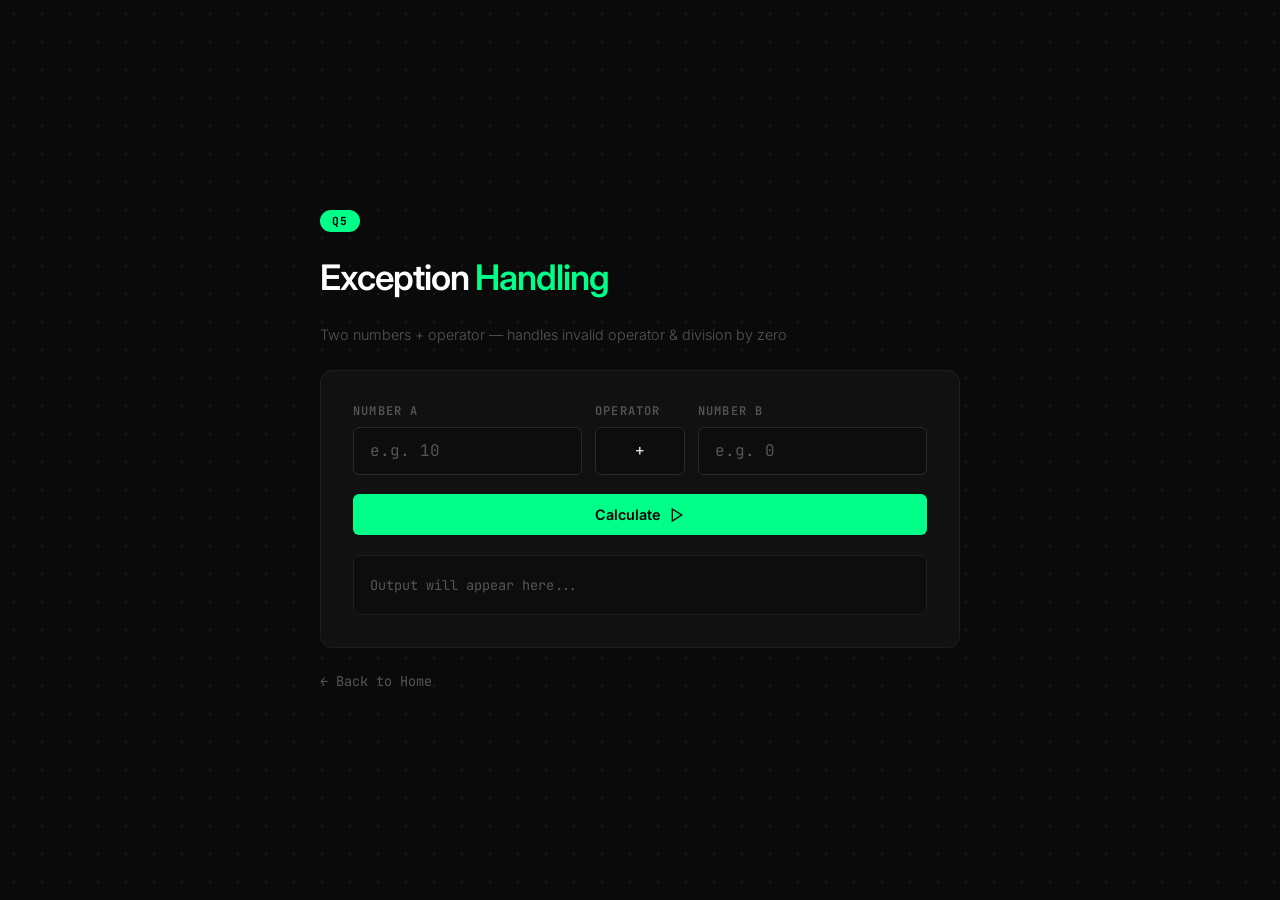
<file: Q5-Exception-Handling/index.html>
<!DOCTYPE html>
<html lang="en">
<head>
  <meta charset="UTF-8"/>
  <meta name="viewport" content="width=device-width, initial-scale=1.0"/>
  <title>Q5 — Exception Handling</title>
  <link rel="stylesheet" href="style.css"/>
  <link href="https://fonts.googleapis.com/css2?family=JetBrains+Mono:wght@400;700&family=Inter:wght@300;400;600&display=swap" rel="stylesheet"/>
</head>
<body>
  <div class="bg-pattern"></div>
  <div class="container">
    <div class="badge">Q5</div>
    <h1 class="title">Exception <span class="accent">Handling</span></h1>
    <p class="subtitle">Two numbers + operator — handles invalid operator & division by zero</p>

    <div class="card">
      <div class="input-row">
        <div class="input-group">
          <label class="label">Number A</label>
          <input type="number" id="numA" class="input" placeholder="e.g. 10"/>
        </div>

        <div class="input-group op-group">
          <label class="label">Operator</label>
          <select id="operator" class="input select">
            <option value="+">+</option>
            <option value="-">−</option>
            <option value="*">×</option>
            <option value="/">÷</option>
            <option value="%">% (invalid test)</option>
          </select>
        </div>

        <div class="input-group">
          <label class="label">Number B</label>
          <input type="number" id="numB" class="input" placeholder="e.g. 0"/>
        </div>
      </div>

      <button class="btn" onclick="calculate()">
        <span>Calculate</span>
        <svg width="16" height="16" viewBox="0 0 24 24" fill="none" stroke="currentColor" stroke-width="2"><polygon points="5,3 19,12 5,21"/></svg>
      </button>

      <div class="output-box" id="output">
        <span class="output-placeholder">Output will appear here...</span>
      </div>

      <div class="log-box" id="logBox" style="display:none;"></div>
    </div>

    <a href="../index.html" class="back-link">← Back to Home</a>
  </div>
  <script src="script.js"></script>
</body>
</html>
</file>
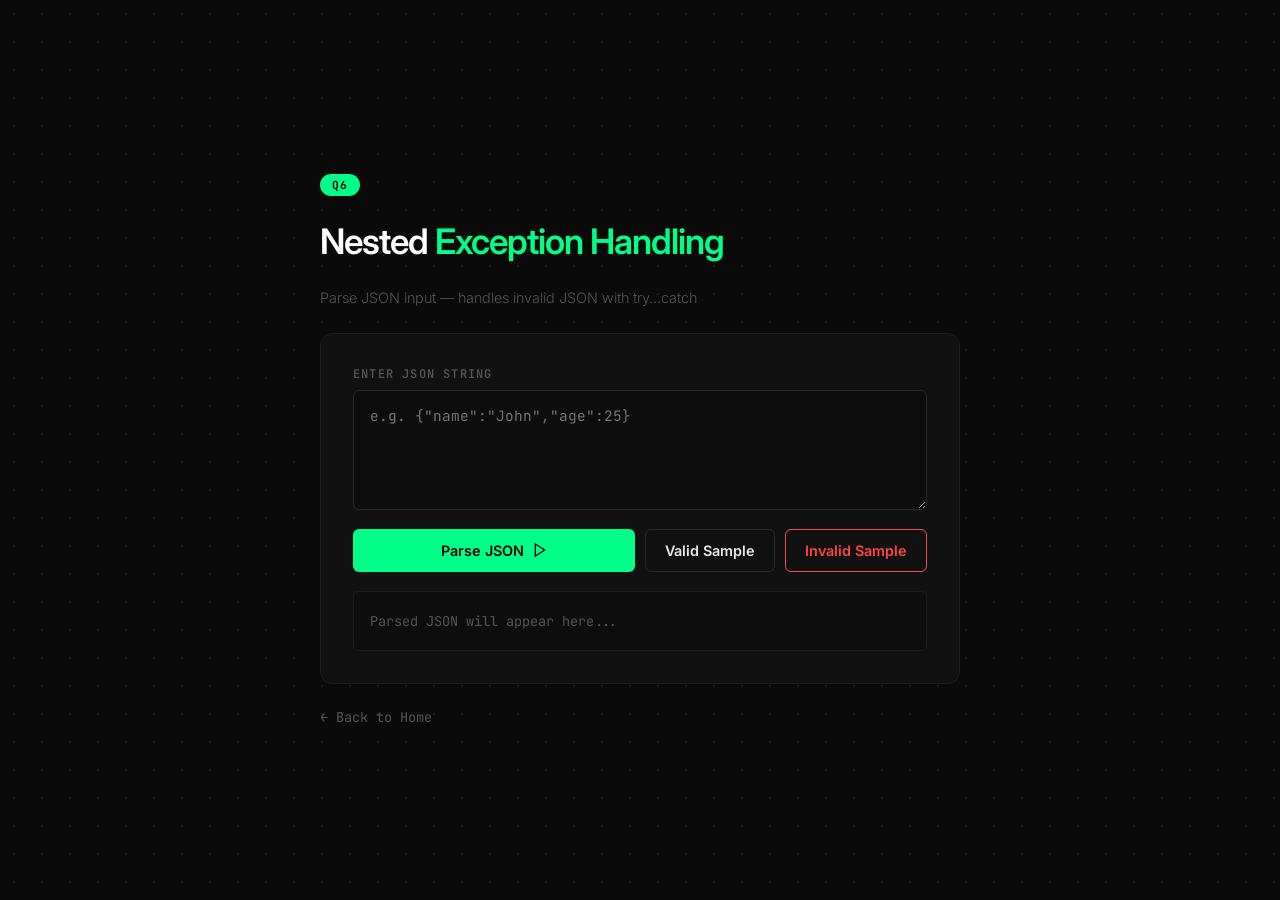
<file: Q6-Nested-Exception/index.html>
<!DOCTYPE html>
<html lang="en">
<head>
  <meta charset="UTF-8"/>
  <meta name="viewport" content="width=device-width, initial-scale=1.0"/>
  <title>Q6 — Nested Exception Handling</title>
  <link rel="stylesheet" href="style.css"/>
  <link href="https://fonts.googleapis.com/css2?family=JetBrains+Mono:wght@400;700&family=Inter:wght@300;400;600&display=swap" rel="stylesheet"/>
</head>
<body>
  <div class="bg-pattern"></div>
  <div class="container">
    <div class="badge">Q6</div>
    <h1 class="title">Nested <span class="accent">Exception Handling</span></h1>
    <p class="subtitle">Parse JSON input — handles invalid JSON with try...catch</p>

    <div class="card">
      <div class="input-group">
        <label class="label">Enter JSON String</label>
        <textarea
          id="jsonInput"
          class="input textarea"
          placeholder='e.g. {"name":"John","age":25}'
          rows="4"
        ></textarea>
      </div>

      <div class="btn-row">
        <button class="btn" onclick="parseJSON()">
          <span>Parse JSON</span>
          <svg width="16" height="16" viewBox="0 0 24 24" fill="none" stroke="currentColor" stroke-width="2"><polygon points="5,3 19,12 5,21"/></svg>
        </button>
        <button class="btn btn-outline" onclick="loadSample(true)">Valid Sample</button>
        <button class="btn btn-outline btn-error" onclick="loadSample(false)">Invalid Sample</button>
      </div>

      <div class="output-box" id="output">
        <span class="output-placeholder">Parsed JSON will appear here...</span>
      </div>

      <div class="json-tree" id="jsonTree" style="display:none;"></div>
      <div class="log-box"  id="logBox"  style="display:none;"></div>
    </div>

    <a href="../index.html" class="back-link">← Back to Home</a>
  </div>
  <script src="script.js"></script>
</body>
</html>
</file>
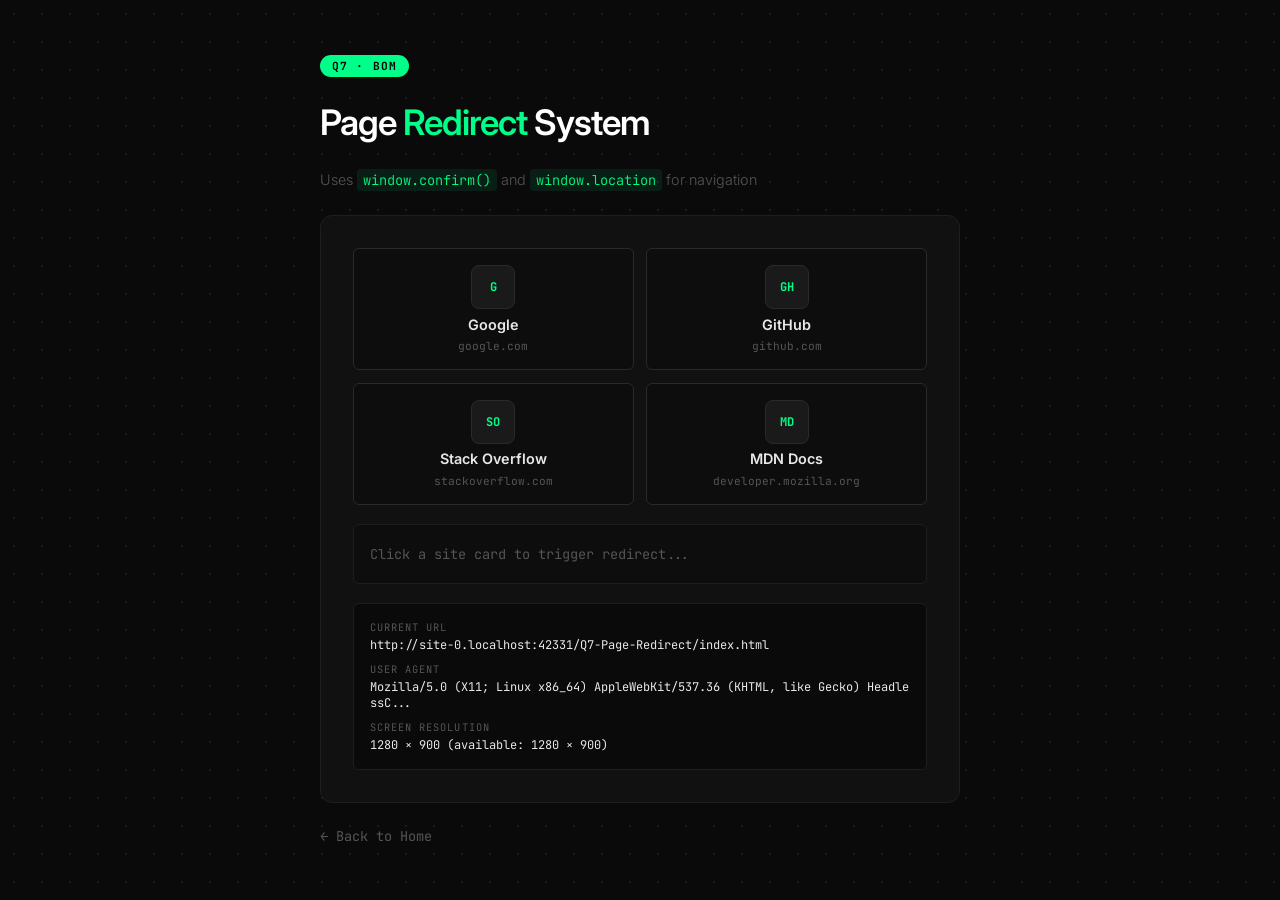
<file: Q7-Page-Redirect/index.html>
<!DOCTYPE html>
<html lang="en">
<head>
  <meta charset="UTF-8"/>
  <meta name="viewport" content="width=device-width, initial-scale=1.0"/>
  <title>Q7 — Page Redirect System</title>
  <link rel="stylesheet" href="style.css"/>
  <link href="https://fonts.googleapis.com/css2?family=JetBrains+Mono:wght@400;700&family=Inter:wght@300;400;600&display=swap" rel="stylesheet"/>
</head>
<body>
  <div class="bg-pattern"></div>
  <div class="container">
    <div class="badge">Q7 · BOM</div>
    <h1 class="title">Page <span class="accent">Redirect</span> System</h1>
    <p class="subtitle">Uses <code>window.confirm()</code> and <code>window.location</code> for navigation</p>

    <div class="card">
      <div class="sites-grid">
        <div class="site-card" data-url="https://google.com" data-name="Google">
          <div class="site-icon">G</div>
          <span class="site-name">Google</span>
          <span class="site-url">google.com</span>
        </div>
        <div class="site-card" data-url="https://github.com" data-name="GitHub">
          <div class="site-icon">GH</div>
          <span class="site-name">GitHub</span>
          <span class="site-url">github.com</span>
        </div>
        <div class="site-card" data-url="https://stackoverflow.com" data-name="Stack Overflow">
          <div class="site-icon">SO</div>
          <span class="site-name">Stack Overflow</span>
          <span class="site-url">stackoverflow.com</span>
        </div>
        <div class="site-card" data-url="https://mdn.web.docs.org" data-name="MDN Docs">
          <div class="site-icon">MD</div>
          <span class="site-name">MDN Docs</span>
          <span class="site-url">developer.mozilla.org</span>
        </div>
      </div>

      <div class="output-box" id="output">
        <span class="output-placeholder">Click a site card to trigger redirect...</span>
      </div>

      <div class="bom-info">
        <div class="bom-item">
          <span class="bom-label">Current URL</span>
          <span class="bom-val" id="currentUrl"></span>
        </div>
        <div class="bom-item">
          <span class="bom-label">User Agent</span>
          <span class="bom-val" id="userAgent"></span>
        </div>
        <div class="bom-item">
          <span class="bom-label">Screen Resolution</span>
          <span class="bom-val" id="screenRes"></span>
        </div>
      </div>
    </div>

    <a href="../index.html" class="back-link">← Back to Home</a>
  </div>
  <script src="script.js"></script>
</body>
</html>
</file>
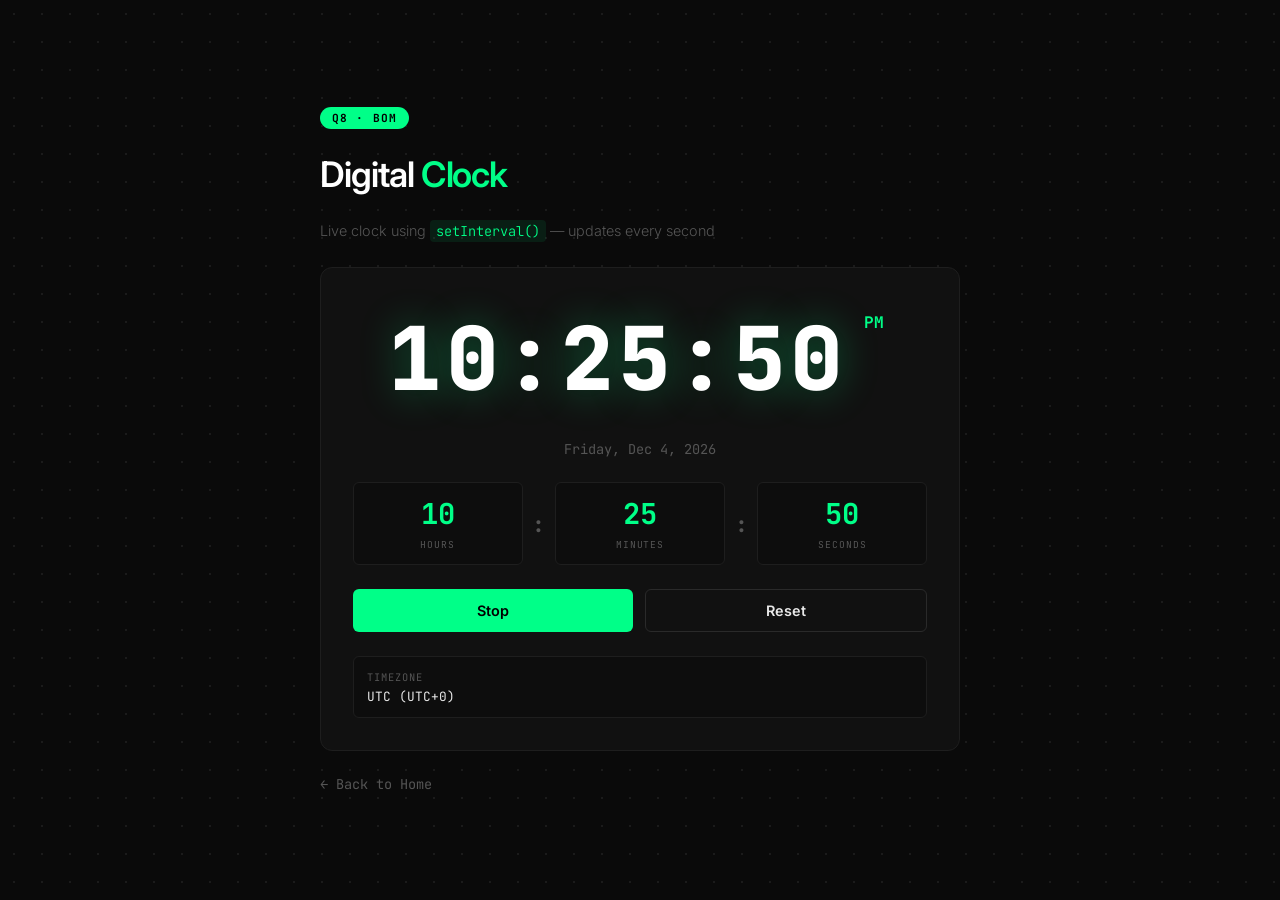
<file: Q8-Digital-Clock/index.html>
<!DOCTYPE html>
<html lang="en">
<head>
  <meta charset="UTF-8"/>
  <meta name="viewport" content="width=device-width, initial-scale=1.0"/>
  <title>Q8 — Digital Clock</title>
  <link rel="stylesheet" href="style.css"/>
  <link href="https://fonts.googleapis.com/css2?family=JetBrains+Mono:wght@400;700;800&family=Inter:wght@300;400;600&display=swap" rel="stylesheet"/>
</head>
<body>
  <div class="bg-pattern"></div>
  <div class="container">
    <div class="badge">Q8 · BOM</div>
    <h1 class="title">Digital <span class="accent">Clock</span></h1>
    <p class="subtitle">Live clock using <code>setInterval()</code> — updates every second</p>

    <div class="card">
      <div class="clock-display">
        <div class="clock-time" id="clockTime">00:00:00</div>
        <div class="clock-ampm" id="clockAmpm">AM</div>
      </div>

      <div class="clock-date" id="clockDate">Loading...</div>

      <div class="segments">
        <div class="seg-item">
          <span class="seg-val" id="segH">00</span>
          <span class="seg-label">HOURS</span>
        </div>
        <div class="seg-sep">:</div>
        <div class="seg-item">
          <span class="seg-val" id="segM">00</span>
          <span class="seg-label">MINUTES</span>
        </div>
        <div class="seg-sep">:</div>
        <div class="seg-item">
          <span class="seg-val" id="segS">00</span>
          <span class="seg-label">SECONDS</span>
        </div>
      </div>

      <div class="btn-row">
        <button class="btn" id="toggleBtn" onclick="toggleClock()">
          <span id="toggleLabel">Stop</span>
        </button>
        <button class="btn btn-outline" onclick="resetClock()">Reset</button>
      </div>

      <div class="tz-info">
        <span class="bom-label">Timezone</span>
        <span class="bom-val" id="tzVal"></span>
      </div>
    </div>

    <a href="../index.html" class="back-link">← Back to Home</a>
  </div>
  <script src="script.js"></script>
</body>
</html>
</file>
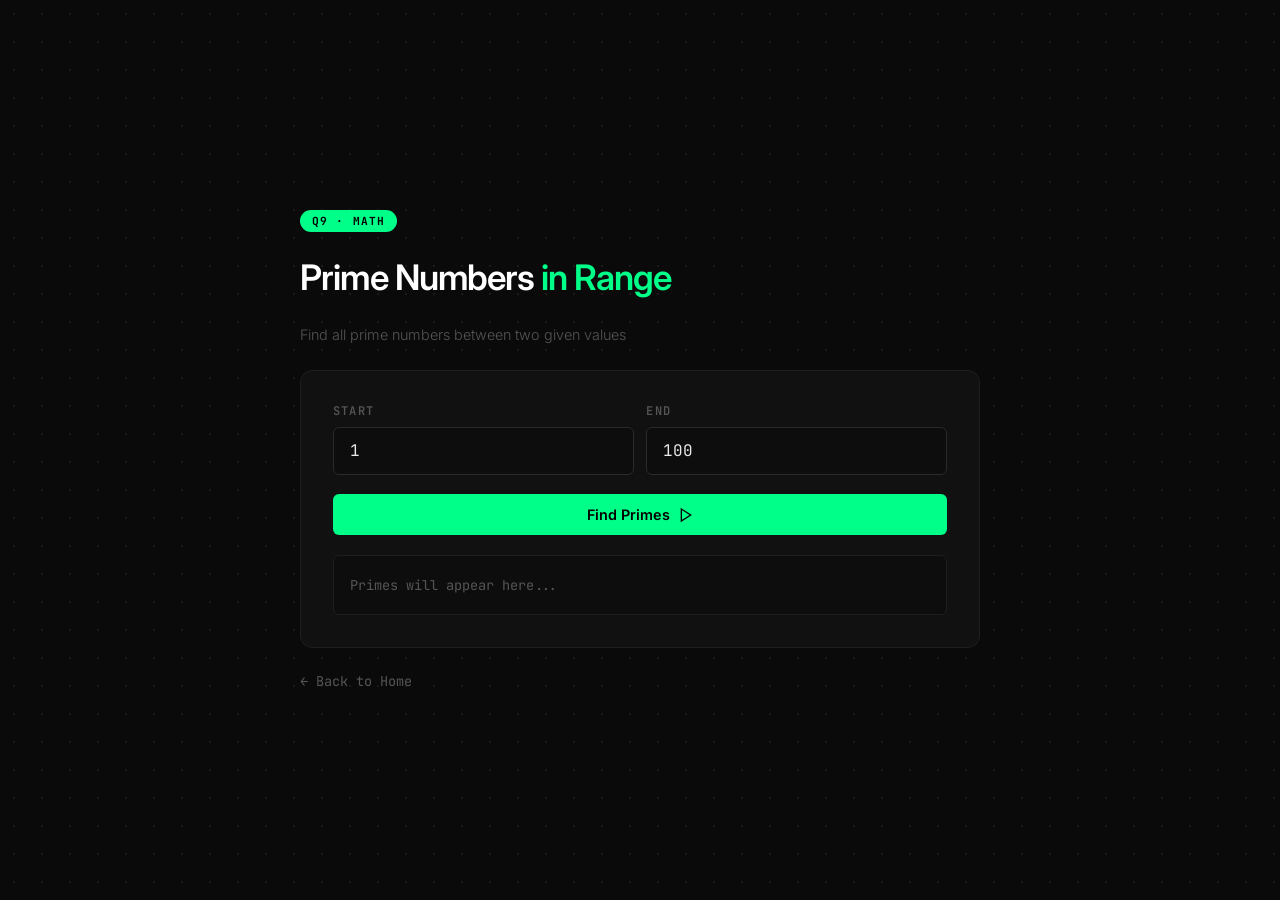
<file: Q9-Prime-Numbers/index.html>
<!DOCTYPE html>
<html lang="en">
<head>
  <meta charset="UTF-8"/>
  <meta name="viewport" content="width=device-width, initial-scale=1.0"/>
  <title>Q9 — Prime Numbers</title>
  <link rel="stylesheet" href="style.css"/>
  <link href="https://fonts.googleapis.com/css2?family=JetBrains+Mono:wght@400;700&family=Inter:wght@300;400;600&display=swap" rel="stylesheet"/>
</head>
<body>
  <div class="bg-pattern"></div>
  <div class="container">
    <div class="badge">Q9 · Math</div>
    <h1 class="title">Prime Numbers <span class="accent">in Range</span></h1>
    <p class="subtitle">Find all prime numbers between two given values</p>

    <div class="card">
      <div class="input-row">
        <div class="input-group">
          <label class="label">Start</label>
          <input type="number" id="startNum" class="input" placeholder="e.g. 1" value="1"/>
        </div>
        <div class="input-group">
          <label class="label">End</label>
          <input type="number" id="endNum" class="input" placeholder="e.g. 100" value="100"/>
        </div>
      </div>

      <button class="btn" onclick="findPrimes()">
        <span>Find Primes</span>
        <svg width="16" height="16" viewBox="0 0 24 24" fill="none" stroke="currentColor" stroke-width="2"><polygon points="5,3 19,12 5,21"/></svg>
      </button>

      <div class="stats-row" id="statsRow" style="display:none;">
        <div class="stat-item">
          <span class="stat-val" id="countStat">0</span>
          <span class="stat-label">Primes Found</span>
        </div>
        <div class="stat-item">
          <span class="stat-val" id="firstStat">—</span>
          <span class="stat-label">First Prime</span>
        </div>
        <div class="stat-item">
          <span class="stat-val" id="lastStat">—</span>
          <span class="stat-label">Last Prime</span>
        </div>
      </div>

      <div class="output-box" id="output">
        <span class="output-placeholder">Primes will appear here...</span>
      </div>

      <div class="prime-grid" id="primeGrid" style="display:none;"></div>
    </div>

    <a href="../index.html" class="back-link">← Back to Home</a>
  </div>
  <script src="script.js"></script>
</body>
</html>
</file>
<file: style.css>
/* RESET & ROOT */
*, *::before, *::after {
  margin: 0;
  padding: 0;
  box-sizing: border-box;
}

:root {
  --bg:          #0a0a0a;
  --bg-2:        #0d0d0d;
  --card:        #111111;
  --card-2:      #141414;
  --border:      #1a1a1a;
  --border-2:    #242424;
  --border-3:    #2e2e2e;
  --text:        #e8e8e8;
  --text-2:      #a0a0a0;
  --muted:       #4a4a4a;
  --accent:      #00ff88;
  --accent-dim:  #00ff8822;
  --accent-mid:  #00ff8844;
  --blue:        #3b82f6;
  --blue-dim:    #3b82f622;
  --purple:      #a855f7;
  --purple-dim:  #a855f722;
  --orange:      #f97316;
  --orange-dim:  #f9731622;
  --red:         #ef4444;
  --red-dim:     #ef444422;
  --font-mono:   'JetBrains Mono', monospace;
  --font-sans:   'Inter', sans-serif;
  --radius:      14px;
  --radius-sm:   8px;
  --radius-xs:   5px;
  --nav-h:       68px;
  --transition:  0.25s cubic-bezier(0.4, 0, 0.2, 1);
}

html {
  scroll-behavior: smooth;
  font-size: 16px;
}

body {
  background: var(--bg);
  color: var(--text);
  font-family: var(--font-sans);
  line-height: 1.6;
  overflow-x: hidden;
}

/* BACKGROUND LAYERS */
.bg-base {
  position: fixed;
  inset: 0;
  background: var(--bg);
  z-index: -3;
}

.bg-pattern {
  position: fixed;
  inset: 0;
  background-image: radial-gradient(
    circle,
    #ffffff0d 1px,
    transparent 1px
  );
  background-size: 30px 30px;
  z-index: -2;
  pointer-events: none;
}

.bg-glow {
  position: fixed;
  border-radius: 50%;
  filter: blur(120px);
  pointer-events: none;
  z-index: -1;
}

.bg-glow--1 {
  width: 600px;
  height: 600px;
  background: radial-gradient(circle, #00ff8808, transparent 70%);
  top: -200px;
  right: -200px;
}

.bg-glow--2 {
  width: 500px;
  height: 500px;
  background: radial-gradient(circle, #3b82f606, transparent 70%);
  bottom: 0;
  left: -200px;
}

/* NAVBAR */
.navbar {
  position: fixed;
  top: 0;
  left: 0;
  right: 0;
  height: var(--nav-h);
  z-index: 1000;
  transition: background var(--transition), border-color var(--transition);
  border-bottom: 1px solid transparent;
}

.navbar.scrolled {
  background: rgba(10, 10, 10, 0.88);
  border-bottom-color: var(--border);
  backdrop-filter: blur(20px);
  -webkit-backdrop-filter: blur(20px);
}

.nav-inner {
  max-width: 1200px;
  margin: 0 auto;
  padding: 0 2rem;
  height: 100%;
  display: flex;
  align-items: center;
  justify-content: space-between;
  gap: 2rem;
}

.nav-brand {
  display: flex;
  align-items: center;
  gap: 0.75rem;
  text-decoration: none;
  cursor: pointer;
}

.nav-logo {
  display: flex;
  align-items: center;
  font-family: var(--font-mono);
  font-size: 1.1rem;
  font-weight: 800;
  gap: 0;
}

.logo-bracket {
  color: var(--accent);
}

.logo-text {
  color: var(--text);
  font-size: 0.9rem;
}

.nav-title {
  font-size: 0.95rem;
  font-weight: 600;
  color: var(--text);
  letter-spacing: -0.01em;
}

.nav-links {
  display: flex;
  align-items: center;
  gap: 0.25rem;
}

.nav-link {
  color: var(--text-2);
  text-decoration: none;
  font-size: 0.875rem;
  font-weight: 500;
  padding: 0.4rem 0.85rem;
  border-radius: var(--radius-xs);
  transition: color var(--transition), background var(--transition);
}

.nav-link:hover {
  color: var(--text);
  background: var(--border);
}

.nav-github {
  display: flex;
  align-items: center;
  justify-content: center;
  color: var(--text-2);
  text-decoration: none;
  width: 36px;
  height: 36px;
  border: 1px solid var(--border-2);
  border-radius: var(--radius-xs);
  transition: color var(--transition),
              border-color var(--transition),
              background var(--transition);
}

.nav-github:hover {
  color: var(--text);
  border-color: var(--border-3);
  background: var(--border);
}

/* HERO */
.hero {
  min-height: 100vh;
  display: flex;
  flex-direction: column;
  align-items: center;
  justify-content: center;
  padding: calc(var(--nav-h) + 4rem) 2rem 6rem;
  position: relative;
}

.hero-inner {
  max-width: 860px;
  margin: 0 auto;
  display: flex;
  flex-direction: column;
  align-items: center;
  gap: 2rem;
  text-align: center;
}

.hero-badge {
  display: inline-flex;
  align-items: center;
  gap: 0.5rem;
  background: var(--accent-dim);
  border: 1px solid var(--accent-mid);
  border-radius: 100px;
  padding: 6px 16px;
  font-family: var(--font-mono);
  font-size: 0.75rem;
  font-weight: 600;
  color: var(--accent);
  letter-spacing: 0.04em;
}

.badge-dot {
  width: 6px;
  height: 6px;
  background: var(--accent);
  border-radius: 50%;
  animation: blink 1.5s ease-in-out infinite;
}

@keyframes blink {
  0%, 100% { opacity: 1; }
  50% { opacity: 0.2; }
}

.hero-title {
  display: flex;
  flex-direction: column;
  align-items: center;
  gap: 0.1em;
  font-size: clamp(2.8rem, 8vw, 5.5rem);
  font-weight: 700;
  line-height: 1.05;
  letter-spacing: -0.04em;
  color: #fff;
}

.title-line {
  display: block;
}

.accent-line {
  color: var(--accent);
  position: relative;
}

.hero-subtitle {
  font-size: clamp(0.95rem, 2vw, 1.1rem);
  color: var(--text-2);
  font-weight: 300;
  line-height: 1.7;
  max-width: 560px;
}

.hero-subtitle strong {
  color: var(--text);
  font-weight: 500;
}

.hero-cta {
  display: flex;
  align-items: center;
  gap: 0.75rem;
  flex-wrap: wrap;
  justify-content: center;
}

.btn-primary {
  display: inline-flex;
  align-items: center;
  gap: 0.5rem;
  background: var(--accent);
  color: #000;
  font-family: var(--font-sans);
  font-size: 0.9rem;
  font-weight: 700;
  text-decoration: none;
  padding: 0.75rem 1.75rem;
  border-radius: var(--radius-sm);
  transition: opacity var(--transition), transform var(--transition);
  letter-spacing: -0.01em;
}

.btn-primary:hover  { opacity: 0.85; }
.btn-primary:active { transform: scale(0.97); }

.btn-secondary {
  display: inline-flex;
  align-items: center;
  gap: 0.5rem;
  background: transparent;
  color: var(--text-2);
  font-family: var(--font-sans);
  font-size: 0.9rem;
  font-weight: 500;
  text-decoration: none;
  padding: 0.75rem 1.5rem;
  border: 1px solid var(--border-2);
  border-radius: var(--radius-sm);
  transition: color var(--transition),
              border-color var(--transition),
              background var(--transition);
}

.btn-secondary:hover {
  color: var(--text);
  border-color: var(--border-3);
  background: var(--border);
}

.hero-stats {
  display: flex;
  align-items: center;
  gap: 0;
  background: var(--card);
  border: 1px solid var(--border);
  border-radius: var(--radius-sm);
  overflow: hidden;
  margin-top: 1rem;
}

.stat {
  display: flex;
  flex-direction: column;
  align-items: center;
  gap: 0.15rem;
  padding: 1rem 2rem;
}

.stat-num {
  font-family: var(--font-mono);
  font-size: 1.6rem;
  font-weight: 800;
  color: var(--accent);
  line-height: 1;
}

.stat-lbl {
  font-size: 0.7rem;
  color: var(--muted);
  text-transform: uppercase;
  letter-spacing: 0.08em;
  font-weight: 500;
}

.stat-divider {
  width: 1px;
  height: 40px;
  background: var(--border);
}

.scroll-indicator {
  position: absolute;
  bottom: 2.5rem;
  left: 50%;
  transform: translateX(-50%);
  display: flex;
  flex-direction: column;
  align-items: center;
  gap: 0.5rem;
  opacity: 0.35;
  animation: scrollBob 2s ease-in-out infinite;
}

.scroll-line {
  width: 1px;
  height: 40px;
  background: linear-gradient(to bottom, var(--accent), transparent);
}

.scroll-text {
  font-family: var(--font-mono);
  font-size: 0.65rem;
  letter-spacing: 0.15em;
  color: var(--text-2);
}

@keyframes scrollBob {
  0%, 100% { transform: translateX(-50%) translateY(0); }
  50% { transform: translateX(-50%) translateY(6px); }
}

/* TICKER */
.ticker-wrap {
  overflow: hidden;
  border-top: 1px solid var(--border);
  border-bottom: 1px solid var(--border);
  background: var(--bg-2);
  padding: 0.9rem 0;
}

.ticker-track {
  display: flex;
  align-items: center;
  gap: 1rem;
  white-space: nowrap;
  animation: ticker 28s linear infinite;
  width: max-content;
}

.tick-item {
  font-family: var(--font-mono);
  font-size: 0.78rem;
  font-weight: 600;
  color: var(--text-2);
  letter-spacing: 0.04em;
}

.tick-sep {
  color: var(--accent);
  font-weight: 700;
}

@keyframes ticker {
  from { transform: translateX(0); }
  to { transform: translateX(-50%); }
}

/* SHARED SECTION STYLES */
.section-inner {
  max-width: 1200px;
  margin: 0 auto;
  padding: 0 2rem;
}

.section-header {
  text-align: center;
  display: flex;
  flex-direction: column;
  align-items: center;
  gap: 0.75rem;
  margin-bottom: 2.5rem;
}

.section-badge {
  display: inline-flex;
  align-items: center;
  background: var(--accent-dim);
  border: 1px solid var(--accent-mid);
  border-radius: 100px;
  padding: 4px 14px;
  font-family: var(--font-mono);
  font-size: 0.7rem;
  font-weight: 700;
  color: var(--accent);
  text-transform: uppercase;
  letter-spacing: 0.1em;
}

.section-title {
  font-size: clamp(1.8rem, 4vw, 2.6rem);
  font-weight: 700;
  letter-spacing: -0.03em;
  color: #fff;
  line-height: 1.1;
}

.accent { color: var(--accent); }

.section-sub {
  font-size: 0.95rem;
  color: var(--text-2);
  font-weight: 300;
}

/* FILTER SECTION */
.filter-section {
  padding: 5rem 0 0;
}

.filter-bar {
  display: flex;
  align-items: center;
  gap: 0.5rem;
  flex-wrap: wrap;
  justify-content: center;
  margin-bottom: 1rem;
}

.filter-btn {
  background: transparent;
  color: var(--text-2);
  border: 1px solid var(--border-2);
  border-radius: var(--radius-xs);
  padding: 0.45rem 1rem;
  font-family: var(--font-sans);
  font-size: 0.82rem;
  font-weight: 500;
  cursor: pointer;
  transition: all var(--transition);
}

.filter-btn:hover {
  color: var(--text);
  border-color: var(--border-3);
  background: var(--border);
}

.filter-btn.active {
  background: var(--accent);
  color: #000;
  border-color: var(--accent);
  font-weight: 700;
}

.search-wrap {
  position: relative;
  max-width: 380px;
  margin: 0 auto;
  margin-top: 0.75rem;
}

.search-icon {
  position: absolute;
  left: 1rem;
  top: 50%;
  transform: translateY(-50%);
  color: var(--muted);
  pointer-events: none;
}

.search-input {
  width: 100%;
  background: var(--card);
  border: 1px solid var(--border-2);
  border-radius: var(--radius-sm);
  color: var(--text);
  font-family: var(--font-mono);
  font-size: 0.875rem;
  padding: 0.7rem 1rem 0.7rem 2.75rem;
  outline: none;
  transition: border-color var(--transition), box-shadow var(--transition);
}

.search-input:focus {
  border-color: var(--accent);
  box-shadow: 0 0 0 3px var(--accent-dim);
}

.search-input::placeholder {
  color: var(--muted);
}

/* CARDS SECTION */
.cards-section {
  padding: 2.5rem 0 6rem;
}

.cards-grid {
  display: grid;
  grid-template-columns: repeat(auto-fill, minmax(320px, 1fr));
  gap: 1.25rem;
}

/* PROJECT CARD */
.project-card {
  position: relative;
  background: var(--card);
  border: 1px solid var(--border);
  border-radius: var(--radius);
  padding: 1.75rem;
  cursor: pointer;
  display: flex;
  flex-direction: column;
  gap: 1rem;
  overflow: hidden;
  transition:
    border-color var(--transition),
    transform var(--transition),
    box-shadow var(--transition);
}

.project-card::before {
  content: '';
  position: absolute;
  top: 0; left: 0; right: 0;
  height: 1px;
  background: linear-gradient(
    90deg,
    transparent,
    var(--accent-mid),
    transparent
  );
  opacity: 0;
  transition: opacity var(--transition);
}

.project-card:hover {
  border-color: var(--border-3);
  transform: translateY(-4px);
  box-shadow: 0 20px 60px rgba(0, 0, 0, 0.4);
}

.project-card:hover::before {
  opacity: 1;
}

.project-card--featured {
  border-color: var(--border-2);
  background: linear-gradient(135deg, #111 0%, #141414 100%);
}

.project-card--featured::before {
  background: linear-gradient(
    90deg,
    transparent,
    #ef444444,
    transparent
  );
}

.card-glow {
  position: absolute;
  width: 200px;
  height: 200px;
  border-radius: 50%;
  background: radial-gradient(circle, var(--accent-dim), transparent 70%);
  top: -80px;
  right: -80px;
  pointer-events: none;
  opacity: 0;
  transition: opacity var(--transition);
}

.card-glow--blue { background: radial-gradient(circle, var(--blue-dim), transparent 70%); }
.card-glow--purple { background: radial-gradient(circle, var(--purple-dim), transparent 70%); }
.card-glow--orange { background: radial-gradient(circle, var(--orange-dim), transparent 70%); }
.card-glow--red { background: radial-gradient(circle, var(--red-dim), transparent 70%); }

.project-card:hover .card-glow { opacity: 1; }

.card-top {
  display: flex;
  align-items: center;
  justify-content: space-between;
}

.card-num {
  font-family: var(--font-mono);
  font-size: 0.75rem;
  font-weight: 700;
  color: var(--muted);
  letter-spacing: 0.05em;
}

.card-tags {
  display: flex;
  gap: 0.4rem;
  flex-wrap: wrap;
}

.tag {
  font-family: var(--font-mono);
  font-size: 0.65rem;
  font-weight: 700;
  padding: 2px 8px;
  border-radius: 100px;
  letter-spacing: 0.05em;
  text-transform: uppercase;
}

.tag--string { background: var(--accent-dim); color: var(--accent); border: 1px solid var(--accent-mid); }
.tag--exception { background: var(--blue-dim); color: var(--blue); border: 1px solid #3b82f644; }
.tag--bom { background: var(--purple-dim); color: var(--purple); border: 1px solid #a855f744; }
.tag--math { background: var(--orange-dim); color: var(--orange); border: 1px solid #f9731644; }
.tag--mini { background: var(--red-dim); color: var(--red); border: 1px solid #ef444444; }

.card-icon {
  width: 52px;
  height: 52px;
  background: var(--accent-dim);
  border: 1px solid var(--accent-mid);
  border-radius: var(--radius-sm);
  display: flex;
  align-items: center;
  justify-content: center;
  color: var(--accent);
  flex-shrink: 0;
}

.card-icon--blue { background: var(--blue-dim); border-color: #3b82f644; color: var(--blue); }
.card-icon--purple { background: var(--purple-dim); border-color: #a855f744; color: var(--purple); }
.card-icon--orange { background: var(--orange-dim); border-color: #f9731644; color: var(--orange); }
.card-icon--red { background: var(--red-dim); border-color: #ef444444; color: var(--red); }

.card-title {
  font-size: 1.05rem;
  font-weight: 600;
  color: var(--text);
  letter-spacing: -0.02em;
  line-height: 1.3;
}

.card-desc {
  font-size: 0.85rem;
  color: var(--text-2);
  line-height: 1.65;
  flex: 1;
}

.card-desc code {
  font-family: var(--font-mono);
  font-size: 0.8rem;
  color: var(--accent);
  background: var(--accent-dim);
  padding: 1px 5px;
  border-radius: 3px;
}

.card-concepts {
  display: flex;
  flex-wrap: wrap;
  gap: 0.4rem;
}

.concept {
  font-family: var(--font-mono);
  font-size: 0.7rem;
  color: var(--muted);
  background: var(--border);
  border: 1px solid var(--border-2);
  padding: 2px 8px;
  border-radius: var(--radius-xs);
}

.card-footer {
  display: flex;
  align-items: center;
  justify-content: space-between;
  gap: 1rem;
  padding-top: 0.75rem;
  border-top: 1px solid var(--border);
  margin-top: auto;
}

.card-example {
  font-family: var(--font-mono);
  font-size: 0.78rem;
  color: var(--text-2);
  display: flex;
  flex-direction: column;
  gap: 0.15rem;
}

.ex-label {
  font-size: 0.6rem;
  color: var(--muted);
  text-transform: uppercase;
  letter-spacing: 0.1em;
}

.card-arrow {
  width: 32px;
  height: 32px;
  border: 1px solid var(--border-2);
  border-radius: var(--radius-xs);
  display: flex;
  align-items: center;
  justify-content: center;
  color: var(--muted);
  flex-shrink: 0;
  transition: background var(--transition),
              border-color var(--transition),
              color var(--transition),
              transform var(--transition);
}

.project-card:hover .card-arrow {
  background: var(--accent);
  border-color: var(--accent);
  color: #000;
  transform: translateX(3px);
}

.no-results {
  text-align: center;
  padding: 4rem 0;
  display: flex;
  flex-direction: column;
  align-items: center;
  gap: 0.75rem;
  color: var(--muted);
}

.no-results-icon {
  font-size: 3rem;
  opacity: 0.4;
}

.no-results p {
  font-size: 0.9rem;
  font-family: var(--font-mono);
}

/* CONCEPTS SECTION */
.concepts-section {
  padding: 5rem 0;
  border-top: 1px solid var(--border);
}

.concepts-grid {
  display: grid;
  grid-template-columns: repeat(auto-fill, minmax(240px, 1fr));
  gap: 1rem;
}

.concept-card {
  background: var(--card);
  border: 1px solid var(--border);
  border-radius: var(--radius);
  padding: 1.75rem;
  display: flex;
  flex-direction: column;
  gap: 0.75rem;
  transition: border-color var(--transition), transform var(--transition);
}

.concept-card:hover {
  border-color: var(--border-3);
  transform: translateY(-2px);
}

.concept-icon {
  width: 44px;
  height: 44px;
  background: var(--accent-dim);
  border: 1px solid var(--accent-mid);
  border-radius: var(--radius-sm);
  display: flex;
  align-items: center;
  justify-content: center;
  color: var(--accent);
}

.concept-icon--blue { background: var(--blue-dim); border-color: #3b82f644; color: var(--blue); }
.concept-icon--purple { background: var(--purple-dim); border-color: #a855f744; color: var(--purple); }
.concept-icon--orange { background: var(--orange-dim); border-color: #f9731644; color: var(--orange); }

.concept-title {
  font-size: 1rem;
  font-weight: 600;
  color: var(--text);
  letter-spacing: -0.02em;
}

.concept-desc {
  font-size: 0.83rem;
  color: var(--text-2);
  line-height: 1.6;
  flex: 1;
}

.concept-count {
  font-family: var(--font-mono);
  font-size: 0.7rem;
  color: var(--accent);
  background: var(--accent-dim);
  border: 1px solid var(--accent-mid);
  padding: 2px 8px;
  border-radius: 100px;
  width: fit-content;
}

/* ABOUT SECTION */
.about-section {
  padding: 5rem 0;
  border-top: 1px solid var(--border);
}

.about-grid {
  display: grid;
  grid-template-columns: 1fr 1fr;
  gap: 4rem;
  align-items: center;
}

.about-left {
  display: flex;
  flex-direction: column;
  gap: 1.25rem;
}

.about-desc {
  font-size: 0.95rem;
  color: var(--text-2);
  line-height: 1.75;
  font-weight: 300;
}

.tech-pills {
  display: flex;
  flex-wrap: wrap;
  gap: 0.5rem;
}

.pill {
  font-family: var(--font-mono);
  font-size: 0.75rem;
  font-weight: 600;
  color: var(--text-2);
  background: var(--border);
  border: 1px solid var(--border-2);
  padding: 0.3rem 0.75rem;
  border-radius: var(--radius-xs);
}

.code-block {
  background: #0d0d0d;
  border: 1px solid var(--border-2);
  border-radius: var(--radius);
  overflow: hidden;
}

.code-header {
  display: flex;
  align-items: center;
  gap: 0.75rem;
  padding: 0.75rem 1rem;
  border-bottom: 1px solid var(--border);
  background: #0a0a0a;
}

.code-dots {
  display: flex;
  gap: 0.4rem;
}

.dot-r { width:10px;height:10px;border-radius:50%;background:#ef4444; }
.dot-y { width:10px;height:10px;border-radius:50%;background:#f59e0b; }
.dot-g { width:10px;height:10px;border-radius:50%;background:#10b981; }

.code-filename {
  font-family: var(--font-mono);
  font-size: 0.75rem;
  color: var(--muted);
}

.code-body {
  padding: 1.5rem;
  overflow-x: auto;
}

.code-body code {
  font-family: var(--font-mono);
  font-size: 0.875rem;
  line-height: 1.9;
  display: block;
}

.c-kw  { color: #c678dd; }
.c-fn  { color: #61afef; }
.c-str { color: #98c379; }
.c-cls { color: #e5c07b; }
.c-op  { color: #56b6c2; }

/* FOOTER */
.footer {
  border-top: 1px solid var(--border);
  padding: 3rem 0;
}

.footer-inner {
  max-width: 1200px;
  margin: 0 auto;
  padding: 0 2rem;
  display: flex;
  flex-direction: column;
  align-items: center;
  gap: 1.5rem;
}

.footer-brand {
  display: flex;
  flex-direction: column;
  align-items: center;
  gap: 0.5rem;
}

.footer-tagline {
  font-size: 0.82rem;
  color: var(--muted);
  font-family: var(--font-mono);
}

.footer-links {
  display: flex;
  gap: 0.25rem;
}

.footer-link {
  color: var(--muted);
  text-decoration: none;
  font-size: 0.85rem;
  padding: 0.3rem 0.75rem;
  border-radius: var(--radius-xs);
  transition: color var(--transition), background var(--transition);
}

.footer-link:hover {
  color: var(--text);
  background: var(--border);
}

.footer-bottom {
  display: flex;
  flex-direction: column;
  align-items: center;
  gap: 0.25rem;
}

.footer-copy {
  font-family: var(--font-mono);
  font-size: 0.72rem;
  color: var(--muted);
}

/* BACK TO TOP */
.back-top {
  position: fixed;
  bottom: 2rem;
  right: 2rem;
  width: 42px;
  height: 42px;
  background: var(--card);
  border: 1px solid var(--border-2);
  border-radius: var(--radius-sm);
  display: flex;
  align-items: center;
  justify-content: center;
  color: var(--text-2);
  cursor: pointer;
  z-index: 999;
  opacity: 0;
  transform: translateY(10px);
  transition: all var(--transition);
  pointer-events: none;
}

.back-top.visible {
  opacity: 1;
  transform: translateY(0);
  pointer-events: all;
}

.back-top:hover {
  background: var(--accent);
  border-color: var(--accent);
  color: #000;
}

/* CARD HIDE/SHOW */
.project-card.hidden {
  display: none;
}

/* AOS (manual fade-up) */
[data-aos] {
  opacity: 0;
  transform: translateY(24px);
  transition: opacity 0.55s ease, transform 0.55s ease;
}

[data-aos].aos-animate {
  opacity: 1;
  transform: translateY(0);
}

/* RESPONSIVE */
@media (max-width: 900px) {
  .about-grid {
    grid-template-columns: 1fr;
    gap: 2.5rem;
  }
  .about-right {
    order: -1;
  }
}

@media (max-width: 640px) {
  .nav-links { display: none; }
  .hero-stats {
    flex-wrap: wrap;
    justify-content: center;
  }
  .stat-divider { display: none; }
  .stat { padding: 0.75rem 1.25rem; }
  .cards-grid {
    grid-template-columns: 1fr;
  }
  .filter-bar { gap: 0.35rem; }
  .concepts-grid { grid-template-columns: 1fr; }
}
</file>
<file: Q1-Remove-Duplicates/style.css>
*, *::before, *::after {
  margin: 0;
  padding: 0;
  box-sizing: border-box;
}

:root {
  --bg:        #0a0a0a;
  --card:      #111111;
  --border:    #1e1e1e;
  --border-2:  #2a2a2a;
  --text:      #e8e8e8;
  --muted:     #555555;
  --accent:    #00ff88;
  --accent-2:  #0066ff;
  --error:     #ff4444;
  --warning:   #ffaa00;
  --font-mono: 'JetBrains Mono', monospace;
  --font-sans: 'Inter', sans-serif;
  --radius:    12px;
  --radius-sm: 6px;
}

html { scroll-behavior: smooth; }

body {
  background-color: var(--bg);
  color: var(--text);
  font-family: var(--font-sans);
  min-height: 100vh;
  display: flex;
  align-items: center;
  justify-content: center;
  padding: 2rem 1rem;
  position: relative;
  overflow-x: hidden;
}

.bg-pattern {
  position: fixed;
  inset: 0;
  background-image: radial-gradient(circle, #ffffff12 1px, transparent 1px);
  background-size: 28px 28px;
  pointer-events: none;
  z-index: 0;
}

.container {
  position: relative;
  z-index: 1;
  width: 100%;
  max-width: 640px;
  display: flex;
  flex-direction: column;
  gap: 1.5rem;
}

.badge {
  display: inline-flex;
  align-items: center;
  justify-content: center;
  background: var(--accent);
  color: #000;
  font-family: var(--font-mono);
  font-size: 0.7rem;
  font-weight: 700;
  letter-spacing: 0.1em;
  padding: 4px 12px;
  border-radius: 100px;
  width: fit-content;
  text-transform: uppercase;
}

.title {
  font-family: var(--font-sans);
  font-size: clamp(1.6rem, 4vw, 2.2rem);
  font-weight: 600;
  line-height: 1.2;
  letter-spacing: -0.03em;
  color: #fff;
}

.accent {
  color: var(--accent);
}

.subtitle {
  font-size: 0.9rem;
  color: var(--muted);
  font-weight: 300;
  line-height: 1.6;
}

.card {
  background: var(--card);
  border: 1px solid var(--border);
  border-radius: var(--radius);
  padding: 2rem;
  display: flex;
  flex-direction: column;
  gap: 1.2rem;
  position: relative;
  overflow: hidden;
}

.card::before {
  content: '';
  position: absolute;
  top: 0; left: 0; right: 0;
  height: 1px;
  background: linear-gradient(90deg, transparent, var(--accent)44, transparent);
}

.input-group {
  display: flex;
  flex-direction: column;
  gap: 0.5rem;
}

.label {
  font-size: 0.75rem;
  font-weight: 600;
  color: var(--muted);
  text-transform: uppercase;
  letter-spacing: 0.1em;
  font-family: var(--font-mono);
}

.input {
  background: #0d0d0d;
  border: 1px solid var(--border-2);
  border-radius: var(--radius-sm);
  color: var(--text);
  font-family: var(--font-mono);
  font-size: 1rem;
  padding: 0.8rem 1rem;
  width: 100%;
  outline: none;
  transition: border-color 0.2s, box-shadow 0.2s;
}

.input:focus {
  border-color: var(--accent);
  box-shadow: 0 0 0 3px var(--accent)18;
}

.input::placeholder {
  color: var(--muted);
}

.btn {
  display: flex;
  align-items: center;
  justify-content: center;
  gap: 0.5rem;
  background: var(--accent);
  color: #000;
  font-family: var(--font-sans);
  font-size: 0.9rem;
  font-weight: 600;
  border: none;
  border-radius: var(--radius-sm);
  padding: 0.75rem 1.5rem;
  cursor: pointer;
  transition: opacity 0.2s, transform 0.1s;
  width: 100%;
}

.btn:hover  { opacity: 0.85; }
.btn:active { transform: scale(0.98); }

.output-box {
  background: #0d0d0d;
  border: 1px solid var(--border);
  border-radius: var(--radius-sm);
  padding: 1rem;
  font-family: var(--font-mono);
  font-size: 1rem;
  min-height: 60px;
  display: flex;
  align-items: center;
  transition: border-color 0.3s;
  word-break: break-all;
}

.output-box.success { border-color: var(--accent); }
.output-box.error   { border-color: var(--error);  }

.output-placeholder { color: var(--muted); font-size: 0.85rem; }

.trace-box {
  background: #0a0a0a;
  border: 1px solid var(--border);
  border-radius: var(--radius-sm);
  padding: 1rem;
  font-family: var(--font-mono);
  font-size: 0.8rem;
  color: var(--muted);
  line-height: 1.8;
  white-space: pre-wrap;
}

.back-link {
  color: var(--muted);
  text-decoration: none;
  font-size: 0.85rem;
  font-family: var(--font-mono);
  transition: color 0.2s;
  width: fit-content;
}

.back-link:hover { color: var(--accent); }
</file>
<file: Q10-Armstrong-Number/style.css>
*,*::before,*::after{margin:0;padding:0;box-sizing:border-box}
:root{
  --bg:#0a0a0a;--card:#111111;--border:#1e1e1e;--border-2:#2a2a2a;
  --text:#e8e8e8;--muted:#555555;--accent:#00ff88;--error:#ff4444;
  --font-mono:'JetBrains Mono',monospace;--font-sans:'Inter',sans-serif;
  --radius:12px;--radius-sm:6px;
}
body{background:var(--bg);color:var(--text);font-family:var(--font-sans);
  min-height:100vh;display:flex;align-items:center;justify-content:center;
  padding:2rem 1rem;position:relative;}
.bg-pattern{position:fixed;inset:0;
  background-image:radial-gradient(circle,#ffffff12 1px,transparent 1px);
  background-size:28px 28px;pointer-events:none;z-index:0;}
.container{position:relative;z-index:1;width:100%;max-width:640px;
  display:flex;flex-direction:column;gap:1.5rem;}
.badge{display:inline-flex;align-items:center;justify-content:center;
  background:var(--accent);color:#000;font-family:var(--font-mono);
  font-size:0.7rem;font-weight:700;letter-spacing:0.1em;padding:4px 12px;
  border-radius:100px;width:fit-content;text-transform:uppercase;}
.title{font-family:var(--font-sans);font-size:clamp(1.6rem,4vw,2.2rem);
  font-weight:600;line-height:1.2;letter-spacing:-0.03em;color:#fff;}
.accent{color:var(--accent);}
.subtitle{font-size:0.9rem;color:var(--muted);font-weight:300;line-height:1.6;}
.card{background:var(--card);border:1px solid var(--border);border-radius:var(--radius);
  padding:2rem;display:flex;flex-direction:column;gap:1.2rem;
  position:relative;overflow:hidden;}
.card::before{content:'';position:absolute;top:0;left:0;right:0;height:1px;
  background:linear-gradient(90deg,transparent,var(--accent)44,transparent);}
.formula-box{
  background:#0d0d0d;border:1px solid var(--border);border-radius:var(--radius-sm);
  padding:0.8rem 1rem;font-family:var(--font-mono);font-size:0.8rem;text-align:center;
}
.input-group{display:flex;flex-direction:column;gap:0.5rem;}
.label{font-size:0.75rem;font-weight:600;color:var(--muted);
  text-transform:uppercase;letter-spacing:0.1em;font-family:var(--font-mono);}
.input{background:#0d0d0d;border:1px solid var(--border-2);border-radius:var(--radius-sm);
  color:var(--text);font-family:var(--font-mono);font-size:1rem;
  padding:0.8rem 1rem;width:100%;outline:none;transition:border-color 0.2s,box-shadow 0.2s;}
.input:focus{border-color:var(--accent);box-shadow:0 0 0 3px var(--accent)18;}
.input::placeholder{color:var(--muted);}
.btn{display:flex;align-items:center;justify-content:center;gap:0.5rem;
  background:var(--accent);color:#000;font-family:var(--font-sans);
  font-size:0.9rem;font-weight:600;border:none;border-radius:var(--radius-sm);
  padding:0.75rem 1.5rem;cursor:pointer;transition:opacity 0.2s,transform 0.1s;width:100%;}
.btn:hover{opacity:0.85;}.btn:active{transform:scale(0.98);}
.output-box{background:#0d0d0d;border:1px solid var(--border);border-radius:var(--radius-sm);
  padding:1rem;font-family:var(--font-mono);font-size:0.95rem;
  min-height:70px;display:flex;align-items:center;transition:border-color 0.3s;}
.output-box.success{border-color:var(--accent);}
.output-box.fail{border-color:var(--error);}
.output-box.error{border-color:#ffaa00;}
.output-placeholder{color:var(--muted);font-size:0.85rem;}

.breakdown{
  background:#0a0a0a;border:1px solid var(--border);border-radius:var(--radius-sm);
  padding:1rem;font-family:var(--font-mono);font-size:0.85rem;
  line-height:2;color:var(--muted);
}

.known-box{
  background:#0d0d0d;border:1px solid var(--border);border-radius:var(--radius-sm);
  padding:1rem;display:flex;flex-direction:column;gap:0.6rem;
}
.bom-label{font-size:0.65rem;color:var(--muted);text-transform:uppercase;
  letter-spacing:0.1em;font-family:var(--font-mono);}
.known-tags{display:flex;flex-wrap:wrap;gap:0.4rem;}
.known-tag{
  font-family:var(--font-mono);font-size:0.8rem;
  padding:4px 10px;background:#00ff8810;
  border:1px solid var(--accent)44;border-radius:4px;
  color:var(--accent);cursor:pointer;transition:background 0.2s;
}
.known-tag:hover{background:#00ff8825;}
.known-not{background:#ff444410;border-color:#ff444444;color:#ff4444;}
.known-not:hover{background:#ff444425;}

.back-link{color:var(--muted);text-decoration:none;font-size:0.85rem;
  font-family:var(--font-mono);transition:color 0.2s;width:fit-content;}
.back-link:hover{color:var(--accent);}
</file>
<file: Q11-Password-Generator/style.css>
*,*::before,*::after{margin:0;padding:0;box-sizing:border-box}
:root{
  --bg:#0a0a0a;--card:#111111;--border:#1e1e1e;--border-2:#2a2a2a;
  --text:#e8e8e8;--muted:#555555;--accent:#00ff88;--error:#ff4444;--warning:#ffaa00;
  --font-mono:'JetBrains Mono',monospace;--font-sans:'Inter',sans-serif;
  --radius:12px;--radius-sm:6px;
}
body{background:var(--bg);color:var(--text);font-family:var(--font-sans);
  min-height:100vh;display:flex;align-items:center;justify-content:center;
  padding:2rem 1rem;position:relative;}
.bg-pattern{position:fixed;inset:0;
  background-image:radial-gradient(circle,#ffffff12 1px,transparent 1px);
  background-size:28px 28px;pointer-events:none;z-index:0;}
.container{position:relative;z-index:1;width:100%;max-width:640px;
  display:flex;flex-direction:column;gap:1.5rem;}
.badge{display:inline-flex;align-items:center;justify-content:center;
  background:var(--accent);color:#000;font-family:var(--font-mono);
  font-size:0.7rem;font-weight:700;letter-spacing:0.1em;padding:4px 12px;
  border-radius:100px;width:fit-content;text-transform:uppercase;}
.title{font-family:var(--font-sans);font-size:clamp(1.6rem,4vw,2.2rem);
  font-weight:600;line-height:1.2;letter-spacing:-0.03em;color:#fff;}
.accent{color:var(--accent);}
code{font-family:var(--font-mono);font-size:0.85rem;color:var(--accent);
  background:#00ff8815;padding:2px 6px;border-radius:4px;}
.subtitle{font-size:0.9rem;color:var(--muted);font-weight:300;line-height:1.6;}
.card{background:var(--card);border:1px solid var(--border);border-radius:var(--radius);
  padding:2rem;display:flex;flex-direction:column;gap:1.2rem;
  position:relative;overflow:hidden;}
.card::before{content:'';position:absolute;top:0;left:0;right:0;height:1px;
  background:linear-gradient(90deg,transparent,var(--accent)44,transparent);}

.options-grid{display:flex;flex-direction:column;gap:0.4rem;}
.option-item{display:flex;align-items:center;gap:1rem;}
.label{font-size:0.75rem;font-weight:600;color:var(--muted);
  text-transform:uppercase;letter-spacing:0.1em;font-family:var(--font-mono);}
.range-input{
  flex:1;-webkit-appearance:none;appearance:none;
  height:4px;border-radius:2px;background:var(--border-2);outline:none;cursor:pointer;
}
.range-input::-webkit-slider-thumb{
  -webkit-appearance:none;appearance:none;
  width:16px;height:16px;border-radius:50%;
  background:var(--accent);cursor:pointer;
}
.range-val{font-family:var(--font-mono);font-size:1rem;font-weight:700;color:var(--accent);
  min-width:2ch;text-align:right;}

.checkbox-row{display:grid;grid-template-columns:1fr 1fr;gap:0.6rem;}
.check-item{
  display:flex;align-items:center;gap:0.5rem;cursor:pointer;
  padding:0.6rem;background:#0d0d0d;border:1px solid var(--border-2);
  border-radius:var(--radius-sm);transition:border-color 0.2s;
}
.check-item:hover{border-color:var(--accent);}
.check-item input[type="checkbox"]{display:none;}
.check-box{
  width:16px;height:16px;border:1px solid var(--border-2);border-radius:3px;
  flex-shrink:0;display:flex;align-items:center;justify-content:center;
  transition:background 0.2s,border-color 0.2s;
}
.check-item input[type="checkbox"]:checked ~ .check-box{
  background:var(--accent);border-color:var(--accent);
}
.check-item input[type="checkbox"]:checked ~ .check-box::after{
  content:'✓';font-size:0.7rem;color:#000;font-weight:700;
}
.check-label{font-size:0.8rem;color:var(--text);font-family:var(--font-mono);}

.btn{display:flex;align-items:center;justify-content:center;gap:0.5rem;
  background:var(--accent);color:#000;font-family:var(--font-sans);
  font-size:0.9rem;font-weight:600;border:none;border-radius:var(--radius-sm);
  padding:0.75rem 1.5rem;cursor:pointer;transition:opacity 0.2s,transform 0.1s;width:100%;}
.btn:hover{opacity:0.85;}.btn:active{transform:scale(0.98);}
.btn-outline{background:transparent;color:var(--text);border:1px solid var(--border-2);}
.btn-outline:hover{border-color:var(--accent);color:var(--accent);}

.pwd-display{
  background:#0d0d0d;border:1px solid var(--border-2);
  border-radius:var(--radius-sm);padding:1.2rem;
  font-family:var(--font-mono);font-size:1.1rem;font-weight:700;
  letter-spacing:0.08em;min-height:60px;
  display:flex;align-items:center;word-break:break-all;
  transition:border-color 0.3s;
}
.pwd-display.active{border-color:var(--accent);}
.pwd-placeholder{color:var(--muted);font-weight:400;font-size:0.85rem;}
.c-upper  {color:#00ff88;}
.c-lower  {color:#e8e8e8;}
.c-number {color:#ffaa00;}
.c-symbol {color:#0066ff;}

.strength-container{display:flex;flex-direction:column;gap:0.5rem;}
.strength-label{display:flex;justify-content:space-between;align-items:center;}
.bom-label{font-size:0.65rem;color:var(--muted);text-transform:uppercase;
  letter-spacing:0.1em;font-family:var(--font-mono);}
.strength-text{font-family:var(--font-mono);font-size:0.8rem;font-weight:700;}
.strength-bar{height:4px;background:var(--border-2);border-radius:2px;overflow:hidden;}
.strength-fill{height:100%;border-radius:2px;transition:width 0.4s,background 0.4s;}

.history-box{
  background:#0d0d0d;border:1px solid var(--border);
  border-radius:var(--radius-sm);padding:1rem;
  display:flex;flex-direction:column;gap:0.6rem;
}
.history-list{display:flex;flex-direction:column;gap:0.3rem;}
.history-item{
  font-family:var(--font-mono);font-size:0.8rem;color:var(--muted);
  padding:0.3rem 0;border-bottom:1px solid var(--border);
  word-break:break-all;
}
.history-item:last-child{border-bottom:none;}

.back-link{color:var(--muted);text-decoration:none;font-size:0.85rem;
  font-family:var(--font-mono);transition:color 0.2s;width:fit-content;}
.back-link:hover{color:var(--accent);}
</file>
<file: Q12-Login-Attempt-System/style.css>
*,*::before,*::after{margin:0;padding:0;box-sizing:border-box}
:root{
  --bg:#0a0a0a;--card:#111111;--border:#1e1e1e;--border-2:#2a2a2a;
  --text:#e8e8e8;--muted:#555555;--accent:#00ff88;--error:#ff4444;--warning:#ffaa00;
  --font-mono:'JetBrains Mono',monospace;--font-sans:'Inter',sans-serif;
  --radius:12px;--radius-sm:6px;
}
body{background:var(--bg);color:var(--text);font-family:var(--font-sans);
  min-height:100vh;display:flex;align-items:center;justify-content:center;
  padding:2rem 1rem;position:relative;}
.bg-pattern{position:fixed;inset:0;
  background-image:radial-gradient(circle,#ffffff12 1px,transparent 1px);
  background-size:28px 28px;pointer-events:none;z-index:0;}
.container{position:relative;z-index:1;width:100%;max-width:640px;
  display:flex;flex-direction:column;gap:1.5rem;}
.badge{display:inline-flex;align-items:center;justify-content:center;
  background:var(--accent);color:#000;font-family:var(--font-mono);
  font-size:0.7rem;font-weight:700;letter-spacing:0.1em;padding:4px 12px;
  border-radius:100px;width:fit-content;text-transform:uppercase;}
.title{font-family:var(--font-sans);font-size:clamp(1.6rem,4vw,2.2rem);
  font-weight:600;line-height:1.2;letter-spacing:-0.03em;color:#fff;}
.accent{color:var(--accent);}
.subtitle{font-size:0.9rem;color:var(--muted);font-weight:300;line-height:1.6;}
.card{background:var(--card);border:1px solid var(--border);border-radius:var(--radius);
  padding:2rem;display:flex;flex-direction:column;gap:1.2rem;
  position:relative;overflow:hidden;}
.card::before{content:'';position:absolute;top:0;left:0;right:0;height:1px;
  background:linear-gradient(90deg,transparent,var(--accent)44,transparent);}

/* ATTEMPT BAR */
.attempt-bar{
  display:flex;justify-content:space-between;align-items:center;
  padding:0.8rem;background:#0d0d0d;
  border:1px solid var(--border);border-radius:var(--radius-sm);
}
.attempt-label{font-family:var(--font-mono);font-size:0.75rem;color:var(--muted);}
.attempt-dots{display:flex;gap:0.5rem;}
.dot{
  width:12px;height:12px;border-radius:50%;
  background:var(--accent);
  transition:background 0.3s,transform 0.2s;
  box-shadow:0 0 8px var(--accent)66;
}
.dot.used{background:var(--border-2);box-shadow:none;}
.dot.error{background:var(--error);box-shadow:0 0 8px var(--error)66;}

/* INPUTS */
.input-group{display:flex;flex-direction:column;gap:0.5rem;}
.label{font-size:0.75rem;font-weight:600;color:var(--muted);
  text-transform:uppercase;letter-spacing:0.1em;font-family:var(--font-mono);}
.input{background:#0d0d0d;border:1px solid var(--border-2);border-radius:var(--radius-sm);
  color:var(--text);font-family:var(--font-mono);font-size:1rem;
  padding:0.8rem 1rem;width:100%;outline:none;transition:border-color 0.2s,box-shadow 0.2s;}
.input:focus{border-color:var(--accent);box-shadow:0 0 0 3px var(--accent)18;}
.input:disabled{opacity:0.4;cursor:not-allowed;}
.input::placeholder{color:var(--muted);}
.pwd-input-wrap{position:relative;}
.pwd-input-wrap .input{padding-right:3rem;}
.eye-btn{
  position:absolute;right:0.8rem;top:50%;transform:translateY(-50%);
  background:none;border:none;color:var(--muted);cursor:pointer;
  transition:color 0.2s;padding:4px;
}
.eye-btn:hover{color:var(--accent);}

/* BUTTON */
.btn{display:flex;align-items:center;justify-content:center;gap:0.5rem;
  background:var(--accent);color:#000;font-family:var(--font-sans);
  font-size:0.9rem;font-weight:600;border:none;border-radius:var(--radius-sm);
  padding:0.75rem 1.5rem;cursor:pointer;transition:opacity 0.2s,transform 0.1s;width:100%;}
.btn:hover{opacity:0.85;}.btn:active{transform:scale(0.98);}
.btn:disabled{opacity:0.3;cursor:not-allowed;}

/* STATUS BOX */
.status-box{
  background:#0d0d0d;border:1px solid var(--border);border-radius:var(--radius-sm);
  padding:1rem;font-family:var(--font-mono);font-size:0.9rem;
  min-height:64px;display:flex;align-items:center;
  transition:border-color 0.3s;
}
.status-box.success{border-color:var(--accent);}
.status-box.error  {border-color:var(--error);}
.status-box.warning{border-color:var(--warning);}
.status-box.locked {border-color:var(--error);background:#ff444410;}
.output-placeholder{color:var(--muted);font-size:0.85rem;}

/* LOG */
.log-box{
  background:#0a0a0a;border:1px solid var(--border);border-radius:var(--radius-sm);
  padding:1rem;display:flex;flex-direction:column;gap:0.5rem;
}
.log-header{display:flex;justify-content:space-between;align-items:center;}
.bom-label{font-size:0.65rem;color:var(--muted);text-transform:uppercase;
  letter-spacing:0.1em;font-family:var(--font-mono);}
.clear-btn{background:none;border:none;color:var(--muted);cursor:pointer;
  font-size:0.75rem;font-family:var(--font-mono);transition:color 0.2s;}
.clear-btn:hover{color:var(--error);}
.log-entries{display:flex;flex-direction:column;gap:0.25rem;}
.log-entry{font-family:var(--font-mono);font-size:0.78rem;line-height:1.6;}
.log-ok   {color:#00ff88;}
.log-warn {color:#ffaa00;}
.log-err  {color:#ff4444;}
.log-info {color:#555;}

/* HINT */
.hint-box{
  background:#0d0d0d;border:1px dashed var(--border-2);border-radius:var(--radius-sm);
  padding:0.8rem;display:flex;flex-direction:column;gap:0.3rem;
}
.back-link{color:var(--muted);text-decoration:none;font-size:0.85rem;
  font-family:var(--font-mono);transition:color 0.2s;width:fit-content;}
.back-link:hover{color:var(--accent);}

/* LOCKED OVERLAY */
.locked-overlay{
  position:absolute;inset:0;background:#0a0a0acc;
  display:flex;flex-direction:column;align-items:center;justify-content:center;
  gap:1rem;border-radius:var(--radius);z-index:10;
  backdrop-filter:blur(4px);
}
.lock-icon{font-size:3rem;}
.lock-text{font-family:var(--font-mono);font-size:1rem;color:var(--error);font-weight:700;}
.lock-sub{font-family:var(--font-mono);font-size:0.75rem;color:var(--muted);}
.unlock-btn{
  background:var(--error);color:#fff;border:none;border-radius:var(--radius-sm);
  padding:0.6rem 1.5rem;font-family:var(--font-sans);font-size:0.85rem;
  font-weight:600;cursor:pointer;transition:opacity 0.2s;margin-top:0.5rem;
}
.unlock-btn:hover{opacity:0.8;}
</file>
<file: Q2-Character-Frequency/style.css>
*, *::before, *::after { margin:0; padding:0; box-sizing:border-box; }

:root {
  --bg:        #0a0a0a;
  --card:      #111111;
  --border:    #1e1e1e;
  --border-2:  #2a2a2a;
  --text:      #e8e8e8;
  --muted:     #555555;
  --accent:    #00ff88;
  --error:     #ff4444;
  --font-mono: 'JetBrains Mono', monospace;
  --font-sans: 'Inter', sans-serif;
  --radius:    12px;
  --radius-sm: 6px;
}

body {
  background-color: var(--bg);
  color: var(--text);
  font-family: var(--font-sans);
  min-height: 100vh;
  display: flex;
  align-items: center;
  justify-content: center;
  padding: 2rem 1rem;
  position: relative;
}

.bg-pattern {
  position: fixed; inset: 0;
  background-image: radial-gradient(circle, #ffffff12 1px, transparent 1px);
  background-size: 28px 28px;
  pointer-events: none; z-index: 0;
}

.container {
  position: relative; z-index: 1;
  width: 100%; max-width: 640px;
  display: flex; flex-direction: column; gap: 1.5rem;
}

.badge {
  display: inline-flex; align-items: center; justify-content: center;
  background: var(--accent); color: #000;
  font-family: var(--font-mono); font-size: 0.7rem; font-weight: 700;
  letter-spacing: 0.1em; padding: 4px 12px; border-radius: 100px;
  width: fit-content; text-transform: uppercase;
}

.title {
  font-family: var(--font-sans);
  font-size: clamp(1.6rem, 4vw, 2.2rem);
  font-weight: 600; line-height: 1.2;
  letter-spacing: -0.03em; color: #fff;
}

.accent { color: var(--accent); }

.subtitle {
  font-size: 0.9rem; color: var(--muted);
  font-weight: 300; line-height: 1.6;
}

.card {
  background: var(--card); border: 1px solid var(--border);
  border-radius: var(--radius); padding: 2rem;
  display: flex; flex-direction: column; gap: 1.2rem;
  position: relative; overflow: hidden;
}

.card::before {
  content: ''; position: absolute;
  top: 0; left: 0; right: 0; height: 1px;
  background: linear-gradient(90deg, transparent, var(--accent)44, transparent);
}

.input-group { display: flex; flex-direction: column; gap: 0.5rem; }

.label {
  font-size: 0.75rem; font-weight: 600; color: var(--muted);
  text-transform: uppercase; letter-spacing: 0.1em;
  font-family: var(--font-mono);
}

.input {
  background: #0d0d0d; border: 1px solid var(--border-2);
  border-radius: var(--radius-sm); color: var(--text);
  font-family: var(--font-mono); font-size: 1rem;
  padding: 0.8rem 1rem; width: 100%; outline: none;
  transition: border-color 0.2s, box-shadow 0.2s;
}

.input:focus { border-color: var(--accent); box-shadow: 0 0 0 3px var(--accent)18; }
.input::placeholder { color: var(--muted); }

.btn {
  display: flex; align-items: center; justify-content: center; gap: 0.5rem;
  background: var(--accent); color: #000;
  font-family: var(--font-sans); font-size: 0.9rem; font-weight: 600;
  border: none; border-radius: var(--radius-sm);
  padding: 0.75rem 1.5rem; cursor: pointer;
  transition: opacity 0.2s, transform 0.1s; width: 100%;
}

.btn:hover  { opacity: 0.85; }
.btn:active { transform: scale(0.98); }

.output-box {
  background: #0d0d0d; border: 1px solid var(--border);
  border-radius: var(--radius-sm); padding: 1rem;
  font-family: var(--font-mono); font-size: 0.95rem;
  min-height: 60px; display: flex; align-items: center;
  transition: border-color 0.3s; word-break: break-all;
}

.output-box.success { border-color: var(--accent); }
.output-box.error   { border-color: var(--error);  }
.output-placeholder { color: var(--muted); font-size: 0.85rem; }

.freq-grid {
  display: grid;
  grid-template-columns: repeat(auto-fill, minmax(72px, 1fr));
  gap: 0.6rem;
}

.freq-item {
  background: #0d0d0d;
  border: 1px solid var(--border-2);
  border-radius: var(--radius-sm);
  padding: 0.6rem 0.5rem;
  display: flex; flex-direction: column;
  align-items: center; gap: 0.3rem;
  transition: border-color 0.2s;
}

.freq-item:hover { border-color: var(--accent); }

.freq-char {
  font-family: var(--font-mono);
  font-size: 1.2rem; font-weight: 700;
  color: var(--accent);
}

.freq-count {
  font-family: var(--font-mono);
  font-size: 0.75rem; color: var(--muted);
}

.back-link {
  color: var(--muted); text-decoration: none;
  font-size: 0.85rem; font-family: var(--font-mono);
  transition: color 0.2s; width: fit-content;
}
.back-link:hover { color: var(--accent); }
</file>
<file: Q3-First-Non-Repeating/style.css>
*,*::before,*::after{margin:0;padding:0;box-sizing:border-box}
:root{
  --bg:#0a0a0a;--card:#111111;--border:#1e1e1e;--border-2:#2a2a2a;
  --text:#e8e8e8;--muted:#555555;--accent:#00ff88;--error:#ff4444;
  --font-mono:'JetBrains Mono',monospace;--font-sans:'Inter',sans-serif;
  --radius:12px;--radius-sm:6px;
}
body{background:var(--bg);color:var(--text);font-family:var(--font-sans);
  min-height:100vh;display:flex;align-items:center;justify-content:center;
  padding:2rem 1rem;position:relative;}
.bg-pattern{position:fixed;inset:0;
  background-image:radial-gradient(circle,#ffffff12 1px,transparent 1px);
  background-size:28px 28px;pointer-events:none;z-index:0;}
.container{position:relative;z-index:1;width:100%;max-width:640px;
  display:flex;flex-direction:column;gap:1.5rem;}
.badge{display:inline-flex;align-items:center;justify-content:center;
  background:var(--accent);color:#000;font-family:var(--font-mono);
  font-size:0.7rem;font-weight:700;letter-spacing:0.1em;padding:4px 12px;
  border-radius:100px;width:fit-content;text-transform:uppercase;}
.title{font-family:var(--font-sans);font-size:clamp(1.6rem,4vw,2.2rem);
  font-weight:600;line-height:1.2;letter-spacing:-0.03em;color:#fff;}
.accent{color:var(--accent);}
.subtitle{font-size:0.9rem;color:var(--muted);font-weight:300;line-height:1.6;}
.card{background:var(--card);border:1px solid var(--border);border-radius:var(--radius);
  padding:2rem;display:flex;flex-direction:column;gap:1.2rem;
  position:relative;overflow:hidden;}
.card::before{content:'';position:absolute;top:0;left:0;right:0;height:1px;
  background:linear-gradient(90deg,transparent,var(--accent)44,transparent);}
.input-group{display:flex;flex-direction:column;gap:0.5rem;}
.label{font-size:0.75rem;font-weight:600;color:var(--muted);
  text-transform:uppercase;letter-spacing:0.1em;font-family:var(--font-mono);}
.input{background:#0d0d0d;border:1px solid var(--border-2);border-radius:var(--radius-sm);
  color:var(--text);font-family:var(--font-mono);font-size:1rem;
  padding:0.8rem 1rem;width:100%;outline:none;transition:border-color 0.2s,box-shadow 0.2s;}
.input:focus{border-color:var(--accent);box-shadow:0 0 0 3px var(--accent)18;}
.input::placeholder{color:var(--muted);}
.btn{display:flex;align-items:center;justify-content:center;gap:0.5rem;
  background:var(--accent);color:#000;font-family:var(--font-sans);
  font-size:0.9rem;font-weight:600;border:none;border-radius:var(--radius-sm);
  padding:0.75rem 1.5rem;cursor:pointer;transition:opacity 0.2s,transform 0.1s;width:100%;}
.btn:hover{opacity:0.85;}.btn:active{transform:scale(0.98);}
.output-box{background:#0d0d0d;border:1px solid var(--border);border-radius:var(--radius-sm);
  padding:1rem;font-family:var(--font-mono);font-size:0.95rem;
  min-height:60px;display:flex;align-items:center;
  transition:border-color 0.3s;word-break:break-all;}
.output-box.success{border-color:var(--accent);}
.output-box.error{border-color:var(--error);}
.output-placeholder{color:var(--muted);font-size:0.85rem;}

.char-strip{
  display:flex;flex-wrap:wrap;gap:0.4rem;padding:0.8rem;
  background:#0d0d0d;border:1px solid var(--border);border-radius:var(--radius-sm);
}
.char-bubble{
  display:inline-flex;align-items:center;justify-content:center;
  width:36px;height:36px;border-radius:6px;
  font-family:var(--font-mono);font-size:0.9rem;font-weight:700;
  border:1px solid var(--border-2);color:var(--muted);
  transition:all 0.2s;
}
.char-bubble.unique{border-color:var(--accent);color:var(--accent);background:#00ff8815;}
.char-bubble.duplicate{opacity:0.3;}

.back-link{color:var(--muted);text-decoration:none;
  font-size:0.85rem;font-family:var(--font-mono);
  transition:color 0.2s;width:fit-content;}
.back-link:hover{color:var(--accent);}
</file>
<file: Q4-String-Compression/style.css>
*,*::before,*::after{margin:0;padding:0;box-sizing:border-box}
:root{
  --bg:#0a0a0a;--card:#111111;--border:#1e1e1e;--border-2:#2a2a2a;
  --text:#e8e8e8;--muted:#555555;--accent:#00ff88;--error:#ff4444;
  --font-mono:'JetBrains Mono',monospace;--font-sans:'Inter',sans-serif;
  --radius:12px;--radius-sm:6px;
}
body{background:var(--bg);color:var(--text);font-family:var(--font-sans);
  min-height:100vh;display:flex;align-items:center;justify-content:center;
  padding:2rem 1rem;position:relative;}
.bg-pattern{position:fixed;inset:0;
  background-image:radial-gradient(circle,#ffffff12 1px,transparent 1px);
  background-size:28px 28px;pointer-events:none;z-index:0;}
.container{position:relative;z-index:1;width:100%;max-width:640px;
  display:flex;flex-direction:column;gap:1.5rem;}
.badge{display:inline-flex;align-items:center;justify-content:center;
  background:var(--accent);color:#000;font-family:var(--font-mono);
  font-size:0.7rem;font-weight:700;letter-spacing:0.1em;padding:4px 12px;
  border-radius:100px;width:fit-content;text-transform:uppercase;}
.title{font-family:var(--font-sans);font-size:clamp(1.6rem,4vw,2.2rem);
  font-weight:600;line-height:1.2;letter-spacing:-0.03em;color:#fff;}
.accent{color:var(--accent);}
.subtitle{font-size:0.9rem;color:var(--muted);font-weight:300;line-height:1.6;}
.card{background:var(--card);border:1px solid var(--border);border-radius:var(--radius);
  padding:2rem;display:flex;flex-direction:column;gap:1.2rem;
  position:relative;overflow:hidden;}
.card::before{content:'';position:absolute;top:0;left:0;right:0;height:1px;
  background:linear-gradient(90deg,transparent,var(--accent)44,transparent);}
.input-group{display:flex;flex-direction:column;gap:0.5rem;}
.label{font-size:0.75rem;font-weight:600;color:var(--muted);
  text-transform:uppercase;letter-spacing:0.1em;font-family:var(--font-mono);}
.input{background:#0d0d0d;border:1px solid var(--border-2);border-radius:var(--radius-sm);
  color:var(--text);font-family:var(--font-mono);font-size:1rem;
  padding:0.8rem 1rem;width:100%;outline:none;transition:border-color 0.2s,box-shadow 0.2s;}
.input:focus{border-color:var(--accent);box-shadow:0 0 0 3px var(--accent)18;}
.input::placeholder{color:var(--muted);}
.btn{display:flex;align-items:center;justify-content:center;gap:0.5rem;
  background:var(--accent);color:#000;font-family:var(--font-sans);
  font-size:0.9rem;font-weight:600;border:none;border-radius:var(--radius-sm);
  padding:0.75rem 1.5rem;cursor:pointer;transition:opacity 0.2s,transform 0.1s;width:100%;}
.btn:hover{opacity:0.85;}.btn:active{transform:scale(0.98);}
.output-box{background:#0d0d0d;border:1px solid var(--border);border-radius:var(--radius-sm);
  padding:1rem;font-family:var(--font-mono);font-size:0.95rem;
  min-height:60px;display:flex;align-items:center;transition:border-color 0.3s;word-break:break-all;}
.output-box.success{border-color:var(--accent);}
.output-box.error{border-color:var(--error);}
.output-placeholder{color:var(--muted);font-size:0.85rem;}

.compare-row{
  display:flex;align-items:center;gap:1rem;
  padding:1rem;background:#0d0d0d;
  border:1px solid var(--border);border-radius:var(--radius-sm);
}
.compare-item{display:flex;flex-direction:column;gap:0.25rem;flex:1;}
.compare-label{font-size:0.65rem;color:var(--muted);letter-spacing:0.1em;font-family:var(--font-mono);}
.compare-val{font-family:var(--font-mono);font-size:1.1rem;font-weight:700;word-break:break-all;}
.compare-len{font-size:0.7rem;color:var(--muted);font-family:var(--font-mono);}
.compare-arrow{font-size:1.5rem;color:var(--muted);}
.back-link{color:var(--muted);text-decoration:none;font-size:0.85rem;
  font-family:var(--font-mono);transition:color 0.2s;width:fit-content;}
.back-link:hover{color:var(--accent);}
</file>
<file: Q5-Exception-Handling/style.css>
*,*::before,*::after{margin:0;padding:0;box-sizing:border-box}
:root{
  --bg:#0a0a0a;--card:#111111;--border:#1e1e1e;--border-2:#2a2a2a;
  --text:#e8e8e8;--muted:#555555;--accent:#00ff88;--error:#ff4444;--warning:#ffaa00;
  --font-mono:'JetBrains Mono',monospace;--font-sans:'Inter',sans-serif;
  --radius:12px;--radius-sm:6px;
}
body{background:var(--bg);color:var(--text);font-family:var(--font-sans);
  min-height:100vh;display:flex;align-items:center;justify-content:center;
  padding:2rem 1rem;position:relative;}
.bg-pattern{position:fixed;inset:0;
  background-image:radial-gradient(circle,#ffffff12 1px,transparent 1px);
  background-size:28px 28px;pointer-events:none;z-index:0;}
.container{position:relative;z-index:1;width:100%;max-width:640px;
  display:flex;flex-direction:column;gap:1.5rem;}
.badge{display:inline-flex;align-items:center;justify-content:center;
  background:var(--accent);color:#000;font-family:var(--font-mono);
  font-size:0.7rem;font-weight:700;letter-spacing:0.1em;padding:4px 12px;
  border-radius:100px;width:fit-content;text-transform:uppercase;}
.title{font-family:var(--font-sans);font-size:clamp(1.6rem,4vw,2.2rem);
  font-weight:600;line-height:1.2;letter-spacing:-0.03em;color:#fff;}
.accent{color:var(--accent);}
.subtitle{font-size:0.9rem;color:var(--muted);font-weight:300;line-height:1.6;}
.card{background:var(--card);border:1px solid var(--border);border-radius:var(--radius);
  padding:2rem;display:flex;flex-direction:column;gap:1.2rem;
  position:relative;overflow:hidden;}
.card::before{content:'';position:absolute;top:0;left:0;right:0;height:1px;
  background:linear-gradient(90deg,transparent,var(--accent)44,transparent);}

.input-row{display:grid;grid-template-columns:1fr auto 1fr;gap:0.8rem;align-items:end;}
.op-group{max-width:90px;}
.input-group{display:flex;flex-direction:column;gap:0.5rem;}
.label{font-size:0.75rem;font-weight:600;color:var(--muted);
  text-transform:uppercase;letter-spacing:0.1em;font-family:var(--font-mono);}
.input{background:#0d0d0d;border:1px solid var(--border-2);border-radius:var(--radius-sm);
  color:var(--text);font-family:var(--font-mono);font-size:1rem;
  padding:0.8rem 1rem;width:100%;outline:none;transition:border-color 0.2s,box-shadow 0.2s;}
.input:focus{border-color:var(--accent);box-shadow:0 0 0 3px var(--accent)18;}
.input::placeholder{color:var(--muted);}
.select{cursor:pointer;appearance:none;-webkit-appearance:none;text-align:center;}

.btn{display:flex;align-items:center;justify-content:center;gap:0.5rem;
  background:var(--accent);color:#000;font-family:var(--font-sans);
  font-size:0.9rem;font-weight:600;border:none;border-radius:var(--radius-sm);
  padding:0.75rem 1.5rem;cursor:pointer;transition:opacity 0.2s,transform 0.1s;width:100%;}
.btn:hover{opacity:0.85;}.btn:active{transform:scale(0.98);}
.output-box{background:#0d0d0d;border:1px solid var(--border);border-radius:var(--radius-sm);
  padding:1rem;font-family:var(--font-mono);font-size:0.95rem;
  min-height:60px;display:flex;align-items:center;transition:border-color 0.3s;word-break:break-all;}
.output-box.success{border-color:var(--accent);}
.output-box.error{border-color:var(--error);}
.output-placeholder{color:var(--muted);font-size:0.85rem;}

.log-box{
  background:#0a0a0a;border:1px solid var(--border);
  border-radius:var(--radius-sm);padding:1rem;
  font-family:var(--font-mono);font-size:0.8rem;
  line-height:2;
}
.log-try     { color:#0066ff; }
.log-catch   { color:#ff4444; }
.log-finally { color:#ffaa00; }
.log-success { color:#00ff88; }

.back-link{color:var(--muted);text-decoration:none;font-size:0.85rem;
  font-family:var(--font-mono);transition:color 0.2s;width:fit-content;}
.back-link:hover{color:var(--accent);}
</file>
<file: Q6-Nested-Exception/style.css>
*,*::before,*::after{margin:0;padding:0;box-sizing:border-box}
:root{
  --bg:#0a0a0a;--card:#111111;--border:#1e1e1e;--border-2:#2a2a2a;
  --text:#e8e8e8;--muted:#555555;--accent:#00ff88;--error:#ff4444;--warning:#ffaa00;
  --font-mono:'JetBrains Mono',monospace;--font-sans:'Inter',sans-serif;
  --radius:12px;--radius-sm:6px;
}
body{background:var(--bg);color:var(--text);font-family:var(--font-sans);
  min-height:100vh;display:flex;align-items:center;justify-content:center;
  padding:2rem 1rem;position:relative;}
.bg-pattern{position:fixed;inset:0;
  background-image:radial-gradient(circle,#ffffff12 1px,transparent 1px);
  background-size:28px 28px;pointer-events:none;z-index:0;}
.container{position:relative;z-index:1;width:100%;max-width:640px;
  display:flex;flex-direction:column;gap:1.5rem;}
.badge{display:inline-flex;align-items:center;justify-content:center;
  background:var(--accent);color:#000;font-family:var(--font-mono);
  font-size:0.7rem;font-weight:700;letter-spacing:0.1em;padding:4px 12px;
  border-radius:100px;width:fit-content;text-transform:uppercase;}
.title{font-family:var(--font-sans);font-size:clamp(1.6rem,4vw,2.2rem);
  font-weight:600;line-height:1.2;letter-spacing:-0.03em;color:#fff;}
.accent{color:var(--accent);}
.subtitle{font-size:0.9rem;color:var(--muted);font-weight:300;line-height:1.6;}
.card{background:var(--card);border:1px solid var(--border);border-radius:var(--radius);
  padding:2rem;display:flex;flex-direction:column;gap:1.2rem;
  position:relative;overflow:hidden;}
.card::before{content:'';position:absolute;top:0;left:0;right:0;height:1px;
  background:linear-gradient(90deg,transparent,var(--accent)44,transparent);}
.input-group{display:flex;flex-direction:column;gap:0.5rem;}
.label{font-size:0.75rem;font-weight:600;color:var(--muted);
  text-transform:uppercase;letter-spacing:0.1em;font-family:var(--font-mono);}
.input{background:#0d0d0d;border:1px solid var(--border-2);border-radius:var(--radius-sm);
  color:var(--text);font-family:var(--font-mono);font-size:0.9rem;
  padding:0.8rem 1rem;width:100%;outline:none;transition:border-color 0.2s,box-shadow 0.2s;}
.input:focus{border-color:var(--accent);box-shadow:0 0 0 3px var(--accent)18;}
.textarea{resize:vertical;min-height:100px;line-height:1.6;}
.btn-row{display:flex;gap:0.6rem;flex-wrap:wrap;}
.btn{display:flex;align-items:center;justify-content:center;gap:0.5rem;
  background:var(--accent);color:#000;font-family:var(--font-sans);
  font-size:0.9rem;font-weight:600;border:none;border-radius:var(--radius-sm);
  padding:0.75rem 1.2rem;cursor:pointer;transition:opacity 0.2s,transform 0.1s;flex:1;}
.btn:hover{opacity:0.85;}.btn:active{transform:scale(0.98);}
.btn-outline{background:transparent;color:var(--text);border:1px solid var(--border-2);flex:0 0 auto;}
.btn-outline:hover{border-color:var(--accent);color:var(--accent);}
.btn-error{color:var(--error) !important;border-color:var(--error) !important;}
.btn-error:hover{background:var(--error)15 !important;}

.output-box{background:#0d0d0d;border:1px solid var(--border);border-radius:var(--radius-sm);
  padding:1rem;font-family:var(--font-mono);font-size:0.85rem;
  min-height:60px;display:flex;align-items:center;transition:border-color 0.3s;word-break:break-all;}
.output-box.success{border-color:var(--accent);}
.output-box.error{border-color:var(--error);}
.output-placeholder{color:var(--muted);font-size:0.85rem;}

.json-tree{
  background:#0a0a0a;border:1px solid var(--border);
  border-radius:var(--radius-sm);padding:1rem;
  font-family:var(--font-mono);font-size:0.82rem;line-height:2;
}
.json-key   { color:#0066ff; }
.json-str   { color:#00ff88; }
.json-num   { color:#ff9900; }
.json-bool  { color:#ff4444; }
.json-null  { color:#555; }

.log-box{background:#0a0a0a;border:1px solid var(--border);
  border-radius:var(--radius-sm);padding:1rem;
  font-family:var(--font-mono);font-size:0.8rem;line-height:2;}
.log-try{color:#0066ff;}.log-catch{color:#ff4444;}.log-finally{color:#ffaa00;}.log-ok{color:#00ff88;}
.back-link{color:var(--muted);text-decoration:none;font-size:0.85rem;
  font-family:var(--font-mono);transition:color 0.2s;width:fit-content;}
.back-link:hover{color:var(--accent);}
</file>
<file: Q7-Page-Redirect/style.css>
*,*::before,*::after{margin:0;padding:0;box-sizing:border-box}
:root{
  --bg:#0a0a0a;--card:#111111;--border:#1e1e1e;--border-2:#2a2a2a;
  --text:#e8e8e8;--muted:#555555;--accent:#00ff88;--error:#ff4444;
  --font-mono:'JetBrains Mono',monospace;--font-sans:'Inter',sans-serif;
  --radius:12px;--radius-sm:6px;
}
body{background:var(--bg);color:var(--text);font-family:var(--font-sans);
  min-height:100vh;display:flex;align-items:center;justify-content:center;
  padding:2rem 1rem;position:relative;}
.bg-pattern{position:fixed;inset:0;
  background-image:radial-gradient(circle,#ffffff12 1px,transparent 1px);
  background-size:28px 28px;pointer-events:none;z-index:0;}
.container{position:relative;z-index:1;width:100%;max-width:640px;
  display:flex;flex-direction:column;gap:1.5rem;}
.badge{display:inline-flex;align-items:center;justify-content:center;
  background:var(--accent);color:#000;font-family:var(--font-mono);
  font-size:0.7rem;font-weight:700;letter-spacing:0.1em;padding:4px 12px;
  border-radius:100px;width:fit-content;text-transform:uppercase;}
.title{font-family:var(--font-sans);font-size:clamp(1.6rem,4vw,2.2rem);
  font-weight:600;line-height:1.2;letter-spacing:-0.03em;color:#fff;}
.accent{color:var(--accent);}
code{font-family:var(--font-mono);font-size:0.85rem;color:var(--accent);
  background:#00ff8815;padding:2px 6px;border-radius:4px;}
.subtitle{font-size:0.9rem;color:var(--muted);font-weight:300;line-height:1.6;}
.card{background:var(--card);border:1px solid var(--border);border-radius:var(--radius);
  padding:2rem;display:flex;flex-direction:column;gap:1.2rem;
  position:relative;overflow:hidden;}
.card::before{content:'';position:absolute;top:0;left:0;right:0;height:1px;
  background:linear-gradient(90deg,transparent,var(--accent)44,transparent);}
.output-box{background:#0d0d0d;border:1px solid var(--border);border-radius:var(--radius-sm);
  padding:1rem;font-family:var(--font-mono);font-size:0.9rem;
  min-height:60px;display:flex;align-items:center;transition:border-color 0.3s;}
.output-box.success{border-color:var(--accent);}
.output-box.error{border-color:var(--error);}
.output-placeholder{color:var(--muted);font-size:0.85rem;}

.sites-grid{
  display:grid;grid-template-columns:repeat(2,1fr);gap:0.8rem;
}
.site-card{
  background:#0d0d0d;border:1px solid var(--border-2);
  border-radius:var(--radius-sm);padding:1rem;
  display:flex;flex-direction:column;align-items:center;gap:0.4rem;
  cursor:pointer;transition:border-color 0.2s,transform 0.15s;
}
.site-card:hover{border-color:var(--accent);transform:translateY(-2px);}
.site-icon{
  width:44px;height:44px;background:#1a1a1a;border:1px solid var(--border-2);
  border-radius:8px;display:flex;align-items:center;justify-content:center;
  font-family:var(--font-mono);font-size:0.75rem;font-weight:700;color:var(--accent);
}
.site-name{font-size:0.9rem;font-weight:600;color:var(--text);}
.site-url{font-size:0.7rem;color:var(--muted);font-family:var(--font-mono);}

.bom-info{
  background:#0a0a0a;border:1px solid var(--border);
  border-radius:var(--radius-sm);padding:1rem;
  display:flex;flex-direction:column;gap:0.6rem;
}
.bom-item{display:flex;flex-direction:column;gap:0.15rem;}
.bom-label{font-size:0.65rem;color:var(--muted);text-transform:uppercase;
  letter-spacing:0.1em;font-family:var(--font-mono);}
.bom-val{font-family:var(--font-mono);font-size:0.75rem;color:var(--text);
  word-break:break-all;}
.back-link{color:var(--muted);text-decoration:none;font-size:0.85rem;
  font-family:var(--font-mono);transition:color 0.2s;width:fit-content;}
.back-link:hover{color:var(--accent);}
</file>
<file: Q8-Digital-Clock/style.css>
*,*::before,*::after{margin:0;padding:0;box-sizing:border-box}
:root{
  --bg:#0a0a0a;--card:#111111;--border:#1e1e1e;--border-2:#2a2a2a;
  --text:#e8e8e8;--muted:#555555;--accent:#00ff88;--error:#ff4444;
  --font-mono:'JetBrains Mono',monospace;--font-sans:'Inter',sans-serif;
  --radius:12px;--radius-sm:6px;
}
body{background:var(--bg);color:var(--text);font-family:var(--font-sans);
  min-height:100vh;display:flex;align-items:center;justify-content:center;
  padding:2rem 1rem;position:relative;}
.bg-pattern{position:fixed;inset:0;
  background-image:radial-gradient(circle,#ffffff12 1px,transparent 1px);
  background-size:28px 28px;pointer-events:none;z-index:0;}
.container{position:relative;z-index:1;width:100%;max-width:640px;
  display:flex;flex-direction:column;gap:1.5rem;}
.badge{display:inline-flex;align-items:center;justify-content:center;
  background:var(--accent);color:#000;font-family:var(--font-mono);
  font-size:0.7rem;font-weight:700;letter-spacing:0.1em;padding:4px 12px;
  border-radius:100px;width:fit-content;text-transform:uppercase;}
.title{font-family:var(--font-sans);font-size:clamp(1.6rem,4vw,2.2rem);
  font-weight:600;line-height:1.2;letter-spacing:-0.03em;color:#fff;}
.accent{color:var(--accent);}
code{font-family:var(--font-mono);font-size:0.85rem;color:var(--accent);
  background:#00ff8815;padding:2px 6px;border-radius:4px;}
.subtitle{font-size:0.9rem;color:var(--muted);font-weight:300;line-height:1.6;}
.card{background:var(--card);border:1px solid var(--border);border-radius:var(--radius);
  padding:2rem;display:flex;flex-direction:column;gap:1.5rem;
  position:relative;overflow:hidden;align-items:center;}
.card::before{content:'';position:absolute;top:0;left:0;right:0;height:1px;
  background:linear-gradient(90deg,transparent,var(--accent)44,transparent);}

.clock-display{
  display:flex;align-items:flex-start;gap:0.5rem;
}
.clock-time{
  font-family:var(--font-mono);
  font-size:clamp(3rem,12vw,5.5rem);
  font-weight:800;
  color:#fff;
  letter-spacing:0.05em;
  text-shadow:0 0 40px var(--accent)33;
  transition:color 0.1s;
}
.clock-ampm{
  font-family:var(--font-mono);
  font-size:1rem;font-weight:700;
  color:var(--accent);margin-top:0.5rem;
  background:var(--accent)18;
  border:1px solid var(--accent)44;
  padding:4px 8px;border-radius:4px;
}
.clock-date{
  font-family:var(--font-mono);font-size:0.85rem;
  color:var(--muted);text-align:center;
}

.segments{
  display:flex;align-items:center;gap:0.8rem;width:100%;justify-content:center;
}
.seg-item{
  display:flex;flex-direction:column;align-items:center;gap:0.3rem;
  flex:1;
  background:#0d0d0d;border:1px solid var(--border);
  border-radius:var(--radius-sm);padding:0.8rem;
}
.seg-val{
  font-family:var(--font-mono);font-size:1.8rem;font-weight:700;color:var(--accent);
}
.seg-label{
  font-family:var(--font-mono);font-size:0.6rem;color:var(--muted);
  letter-spacing:0.1em;
}
.seg-sep{font-size:1.5rem;color:var(--muted);font-weight:700;}

.btn-row{display:flex;gap:0.8rem;width:100%;}
.btn{display:flex;align-items:center;justify-content:center;gap:0.5rem;
  background:var(--accent);color:#000;font-family:var(--font-sans);
  font-size:0.9rem;font-weight:600;border:none;border-radius:var(--radius-sm);
  padding:0.75rem 1.5rem;cursor:pointer;transition:opacity 0.2s,transform 0.1s;flex:1;}
.btn:hover{opacity:0.85;}.btn:active{transform:scale(0.98);}
.btn-outline{background:transparent;color:var(--text);border:1px solid var(--border-2);}
.btn-outline:hover{border-color:var(--accent);color:var(--accent);}

.tz-info{
  display:flex;flex-direction:column;gap:0.25rem;
  width:100%;padding:0.8rem;
  background:#0d0d0d;border:1px solid var(--border);border-radius:var(--radius-sm);
}
.bom-label{font-size:0.65rem;color:var(--muted);text-transform:uppercase;
  letter-spacing:0.1em;font-family:var(--font-mono);}
.bom-val{font-family:var(--font-mono);font-size:0.8rem;color:var(--text);}

.back-link{color:var(--muted);text-decoration:none;font-size:0.85rem;
  font-family:var(--font-mono);transition:color 0.2s;width:fit-content;}
.back-link:hover{color:var(--accent);}
</file>
<file: Q9-Prime-Numbers/style.css>
*,*::before,*::after{margin:0;padding:0;box-sizing:border-box}
:root{
  --bg:#0a0a0a;--card:#111111;--border:#1e1e1e;--border-2:#2a2a2a;
  --text:#e8e8e8;--muted:#555555;--accent:#00ff88;--error:#ff4444;
  --font-mono:'JetBrains Mono',monospace;--font-sans:'Inter',sans-serif;
  --radius:12px;--radius-sm:6px;
}
body{background:var(--bg);color:var(--text);font-family:var(--font-sans);
  min-height:100vh;display:flex;align-items:center;justify-content:center;
  padding:2rem 1rem;position:relative;}
.bg-pattern{position:fixed;inset:0;
  background-image:radial-gradient(circle,#ffffff12 1px,transparent 1px);
  background-size:28px 28px;pointer-events:none;z-index:0;}
.container{position:relative;z-index:1;width:100%;max-width:680px;
  display:flex;flex-direction:column;gap:1.5rem;}
.badge{display:inline-flex;align-items:center;justify-content:center;
  background:var(--accent);color:#000;font-family:var(--font-mono);
  font-size:0.7rem;font-weight:700;letter-spacing:0.1em;padding:4px 12px;
  border-radius:100px;width:fit-content;text-transform:uppercase;}
.title{font-family:var(--font-sans);font-size:clamp(1.6rem,4vw,2.2rem);
  font-weight:600;line-height:1.2;letter-spacing:-0.03em;color:#fff;}
.accent{color:var(--accent);}
.subtitle{font-size:0.9rem;color:var(--muted);font-weight:300;line-height:1.6;}
.card{background:var(--card);border:1px solid var(--border);border-radius:var(--radius);
  padding:2rem;display:flex;flex-direction:column;gap:1.2rem;
  position:relative;overflow:hidden;}
.card::before{content:'';position:absolute;top:0;left:0;right:0;height:1px;
  background:linear-gradient(90deg,transparent,var(--accent)44,transparent);}
.input-row{display:grid;grid-template-columns:1fr 1fr;gap:0.8rem;}
.input-group{display:flex;flex-direction:column;gap:0.5rem;}
.label{font-size:0.75rem;font-weight:600;color:var(--muted);
  text-transform:uppercase;letter-spacing:0.1em;font-family:var(--font-mono);}
.input{background:#0d0d0d;border:1px solid var(--border-2);border-radius:var(--radius-sm);
  color:var(--text);font-family:var(--font-mono);font-size:1rem;
  padding:0.8rem 1rem;width:100%;outline:none;transition:border-color 0.2s,box-shadow 0.2s;}
.input:focus{border-color:var(--accent);box-shadow:0 0 0 3px var(--accent)18;}
.btn{display:flex;align-items:center;justify-content:center;gap:0.5rem;
  background:var(--accent);color:#000;font-family:var(--font-sans);
  font-size:0.9rem;font-weight:600;border:none;border-radius:var(--radius-sm);
  padding:0.75rem 1.5rem;cursor:pointer;transition:opacity 0.2s,transform 0.1s;width:100%;}
.btn:hover{opacity:0.85;}.btn:active{transform:scale(0.98);}
.output-box{background:#0d0d0d;border:1px solid var(--border);border-radius:var(--radius-sm);
  padding:1rem;font-family:var(--font-mono);font-size:0.85rem;
  min-height:60px;display:flex;align-items:center;transition:border-color 0.3s;word-break:break-all;}
.output-box.success{border-color:var(--accent);}
.output-box.error{border-color:var(--error);}
.output-placeholder{color:var(--muted);font-size:0.85rem;}

.stats-row{display:grid;grid-template-columns:repeat(3,1fr);gap:0.6rem;}
.stat-item{background:#0d0d0d;border:1px solid var(--border);
  border-radius:var(--radius-sm);padding:0.8rem;
  display:flex;flex-direction:column;align-items:center;gap:0.3rem;}
.stat-val{font-family:var(--font-mono);font-size:1.4rem;font-weight:700;color:var(--accent);}
.stat-label{font-size:0.65rem;color:var(--muted);text-transform:uppercase;letter-spacing:0.1em;}

.prime-grid{
  display:flex;flex-wrap:wrap;gap:0.4rem;
  max-height:240px;overflow-y:auto;
  padding:0.8rem;background:#0d0d0d;
  border:1px solid var(--border);border-radius:var(--radius-sm);
}
.prime-grid::-webkit-scrollbar{width:4px;}
.prime-grid::-webkit-scrollbar-track{background:#0d0d0d;}
.prime-grid::-webkit-scrollbar-thumb{background:#2a2a2a;border-radius:2px;}
.prime-tag{
  font-family:var(--font-mono);font-size:0.75rem;
  padding:3px 8px;background:#00ff8810;
  border:1px solid var(--accent)44;border-radius:4px;
  color:var(--accent);
}
.back-link{color:var(--muted);text-decoration:none;font-size:0.85rem;
  font-family:var(--font-mono);transition:color 0.2s;width:fit-content;}
.back-link:hover{color:var(--accent);}
</file>
